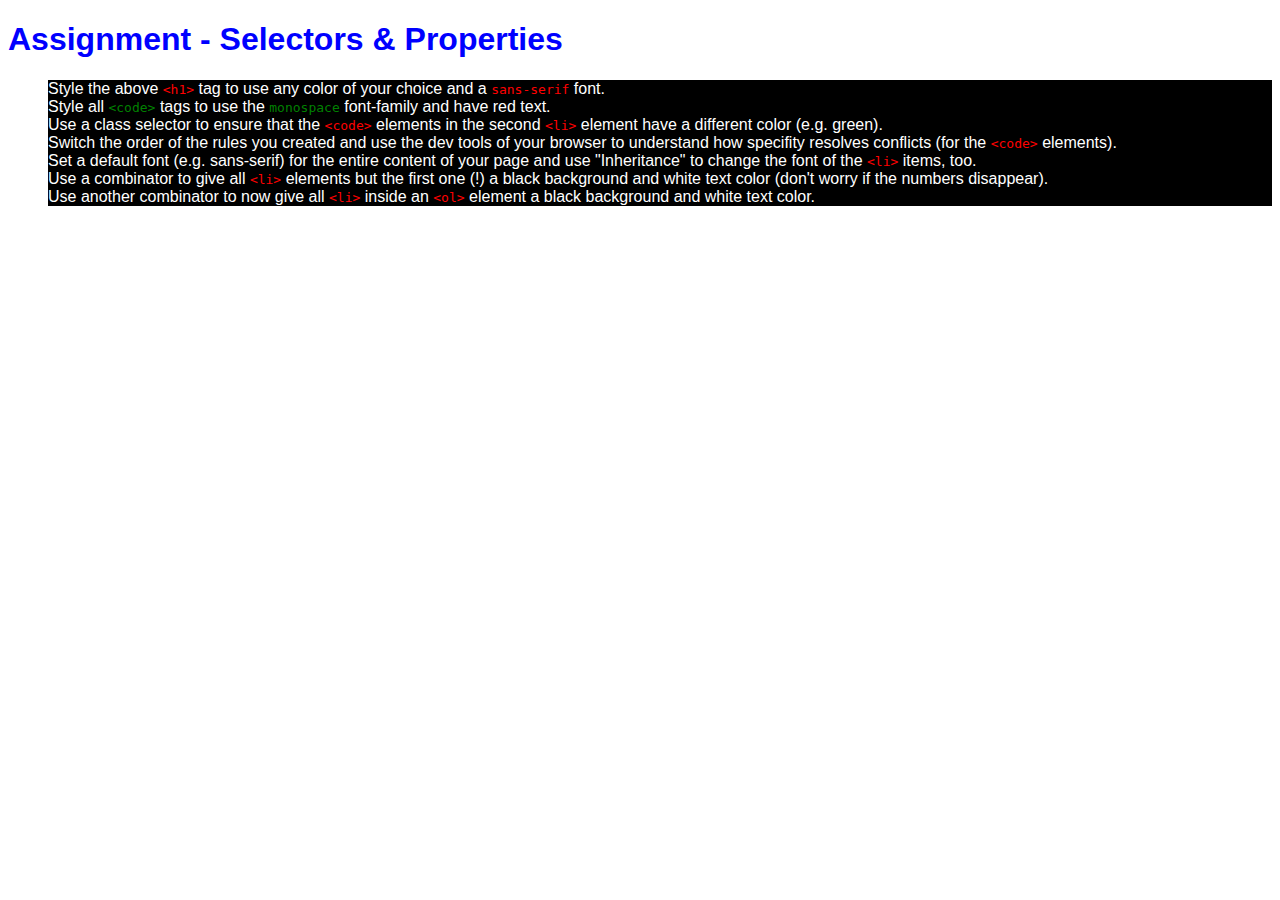
<file: basics-assignment/index.html>
<!DOCTYPE html>
<html lang="en">
<head>
    <meta charset="UTF-8">
    <meta name="viewport" content="width=device-width, initial-scale=1.0">
    <meta http-equiv="X-UA-Compatible" content="ie=edge">
    <title>CSS Course</title>
    <link rel="stylesheet" href="main.css">
</head>
<body>
    <h1 id="assignment-instructions">Assignment - Selectors &amp; Properties</h1>
    <ol>
        <li>Style the above <code>&lt;h1&gt;</code> tag to use any color of your choice and a <code>sans-serif</code> font.</li>
        <li>Style all <code class="highlighted-code">&lt;code&gt;</code> tags to use the <code class="highlighted-code">monospace</code> font-family and have red text.</li>
        <li>Use a class selector to ensure that the <code>&lt;code&gt;</code> elements in the second <code>&lt;li&gt;</code> element have a different color (e.g. green).</li>
        <li>Switch the order of the rules you created and use the dev tools of your browser to understand how specifity resolves conflicts (for the <code>&lt;code&gt;</code> elements).</li>
        <li>Set a default font (e.g. sans-serif) for the entire content of your page and use "Inheritance" to change the font of the <code>&lt;li&gt;</code> items, too.</li>
        <li>Use a combinator to give all <code>&lt;li&gt;</code> elements but the first one (!) a black background and white text color (don't worry if the numbers disappear).</li>
        <li>Use another combinator to now give all <code>&lt;li&gt;</code> inside an <code>&lt;ol&gt;</code> element a black background and white text color.</li>
    </ol>
</body>
</html>
</file>
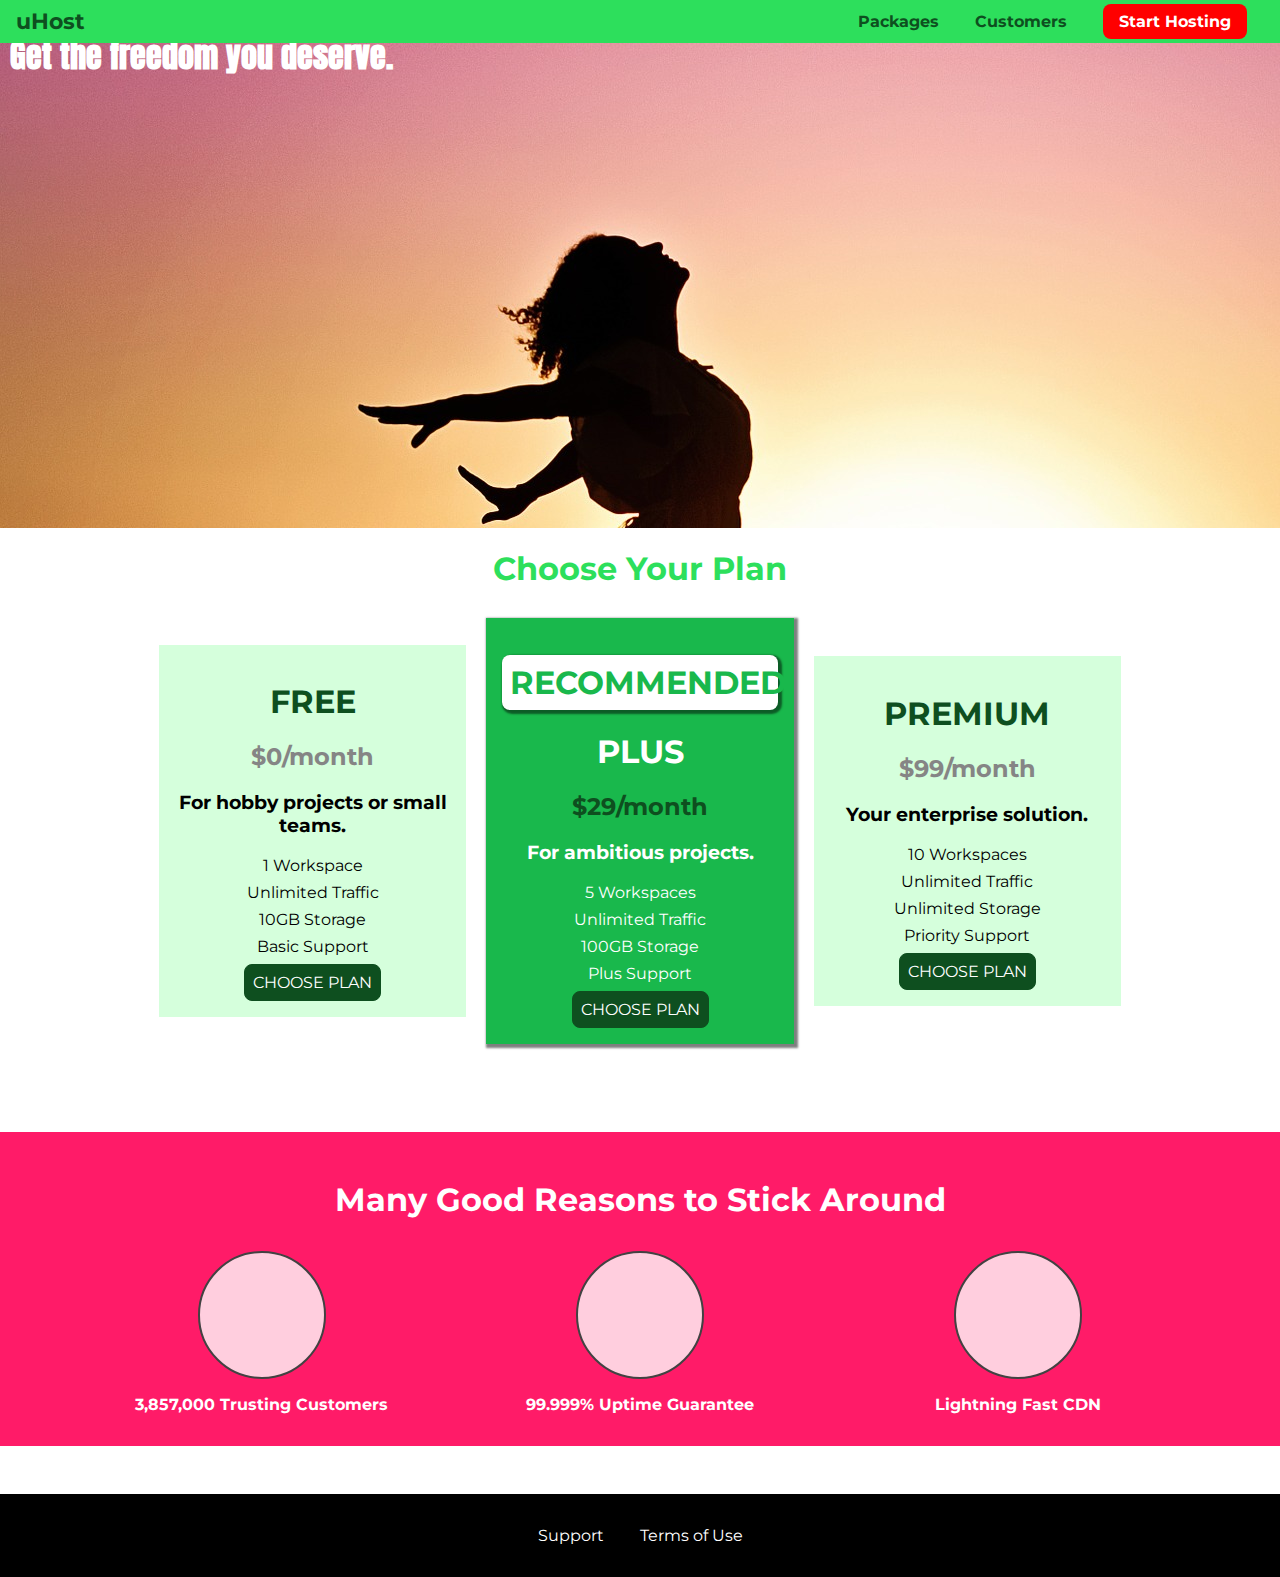
<file: basics/index.html>
<!DOCTYPE html>
<html lang="en">
    <head>
        <meta charset="UTF-8" />
        <meta http-equiv="X-UA-Compatible" content="ie=edge" />
        <title>uHost</title>
        <link rel="shortcut icon" href="favicon.png" />
        <link rel="preconnect" href="https://fonts.googleapis.com" />
        <link rel="preconnect" href="https://fonts.gstatic.com" crossorigin />
        <link
            href="https://fonts.googleapis.com/css2?family=Anton&family=Montserrat:wght@400;700&display=swap"
            rel="stylesheet"
        />

        <link rel="stylesheet" href="shared.css" />
        <link rel="stylesheet" href="main.css" />
    </head>

    <body>
        <header class="main-header">
            <div>
                <a href="index.html" class="main-header__brand"> uHost </a>
            </div>
            <nav class="main-nav">
                <ul class="main-nav__items">
                    <li class="main-nav__item">
                        <a href="packages/index.html">Packages</a>
                    </li>
                    <li class="main-nav__item">
                        <a href="customers/index.html">Customers</a>
                    </li>
                    <li class="main-nav__item main-name__item--cta">
                        <a href="start-hosting/index.html">Start Hosting</a>
                    </li>
                </ul>
            </nav>
        </header>
        <main>
            <section id="product-overview">
                <h1>Get the freedom you deserve.</h1>
            </section>
            <section id="plans">
                <h1 class="section-title">Choose Your Plan</h1>
                <div class="plan__list">
                    <article class="plan">
                        <h1 class="plan__title">FREE</h1>
                        <h2 class="plan__price">$0/month</h2>
                        <h3>For hobby projects or small teams.</h3>
                        <ul class="plan__features">
                            <li class="plan__feature">1 Workspace</li>
                            <li class="plan__feature">Unlimited Traffic</li>
                            <li class="plan__feature">10GB Storage</li>
                            <li class="plan__feature">Basic Support</li>
                        </ul>
                        <div>
                            <button class="button">CHOOSE PLAN</button>
                        </div>
                    </article>
                    <article class="plan plan--highlighted">
                        <h1 class="plan__annotation">RECOMMENDED</h1>
                        <h1 class="plan__title">PLUS</h1>
                        <h2 class="plan__price">$29/month</h2>
                        <h3>For ambitious projects.</h3>
                        <ul class="plan__features">
                            <li class="plan__feature">5 Workspaces</li>
                            <li class="plan__feature">Unlimited Traffic</li>
                            <li class="plan__feature">100GB Storage</li>
                            <li class="plan__feature">Plus Support</li>
                        </ul>
                        <div>
                            <button class="button">CHOOSE PLAN</button>
                        </div>
                    </article>
                    <article class="plan">
                        <h1 class="plan__title">PREMIUM</h1>
                        <h2 class="plan__price">$99/month</h2>
                        <h3>Your enterprise solution.</h3>
                        <ul class="plan__features">
                            <li class="plan__feature">10 Workspaces</li>
                            <li class="plan__feature">Unlimited Traffic</li>
                            <li class="plan__feature">Unlimited Storage</li>
                            <li class="plan__feature">Priority Support</li>
                        </ul>
                        <div>
                            <button class="button">CHOOSE PLAN</button>
                        </div>
                    </article>
                </div>
            </section>
            <section id="key-features">
                <h1 class="section-title">Many Good Reasons to Stick Around</h1>
                <ul class="key-feature__list">
                    <li class="key-feature">
                        <div class="key-feature__image"></div>
                        <p class="key-feature__description">
                            3,857,000 Trusting Customers
                        </p>
                    </li>
                    <li class="key-feature">
                        <div class="key-feature__image"></div>
                        <p class="key-feature__description">
                            99.999% Uptime Guarantee
                        </p>
                    </li>
                    <li class="key-feature">
                        <div class="key-feature__image"></div>
                        <p class="key-feature__description">
                            Lightning Fast CDN
                        </p>
                    </li>
                </ul>
            </section>
        </main>
        <footer class="main-footer">
            <nav>
                <ul class="main-footer__links">
                    <li class="main-footer__link">
                        <a href="#">Support</a>
                    </li>
                    <li class="main-footer__link">
                        <a href="#">Terms of Use</a>
                    </li>
                </ul>
            </nav>
        </footer>
    </body>
</html>
</file>
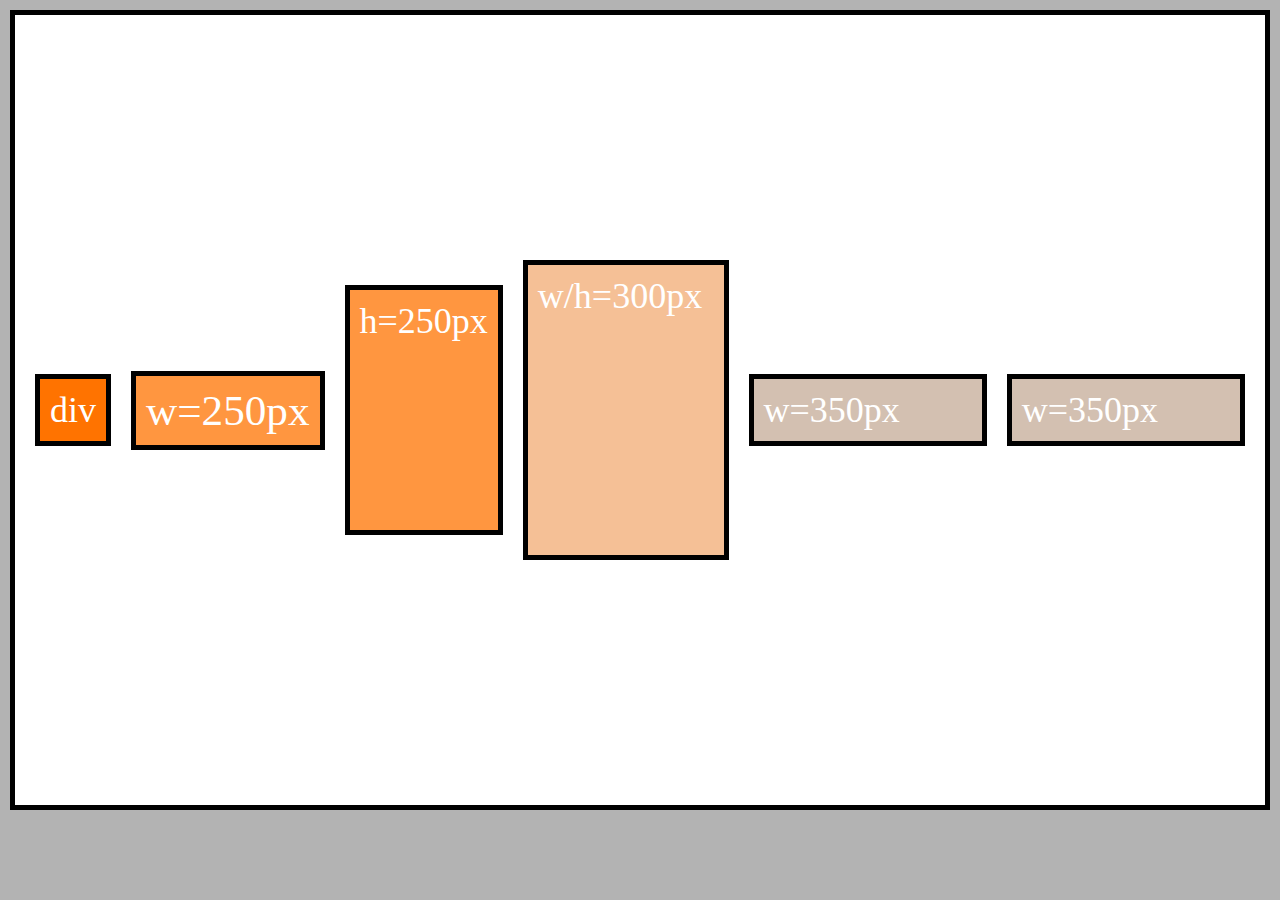
<file: flexbox/index.html>
<!DOCTYPE html>
<html lang="en">
    <head>
        <meta charset="UTF-8">
        <meta http-equiv="X-UA-Compatible" content="ie=edge">
        <link rel="stylesheet" href="main.css">
        <title>Flexbox</title>
    </head>
    <body>
        <div class="flex-container">
            <div class="item-1">div</div>
            <div class="item-2">w=250px</div>
            <div class="item-3">h=250px</div>
            <div class="item-4">w/h=300px</div>
            <div class="item-5">w=350px</div>
            <div class="item-6">w=350px</div>
        </div>
    </body>
</html>
</file>
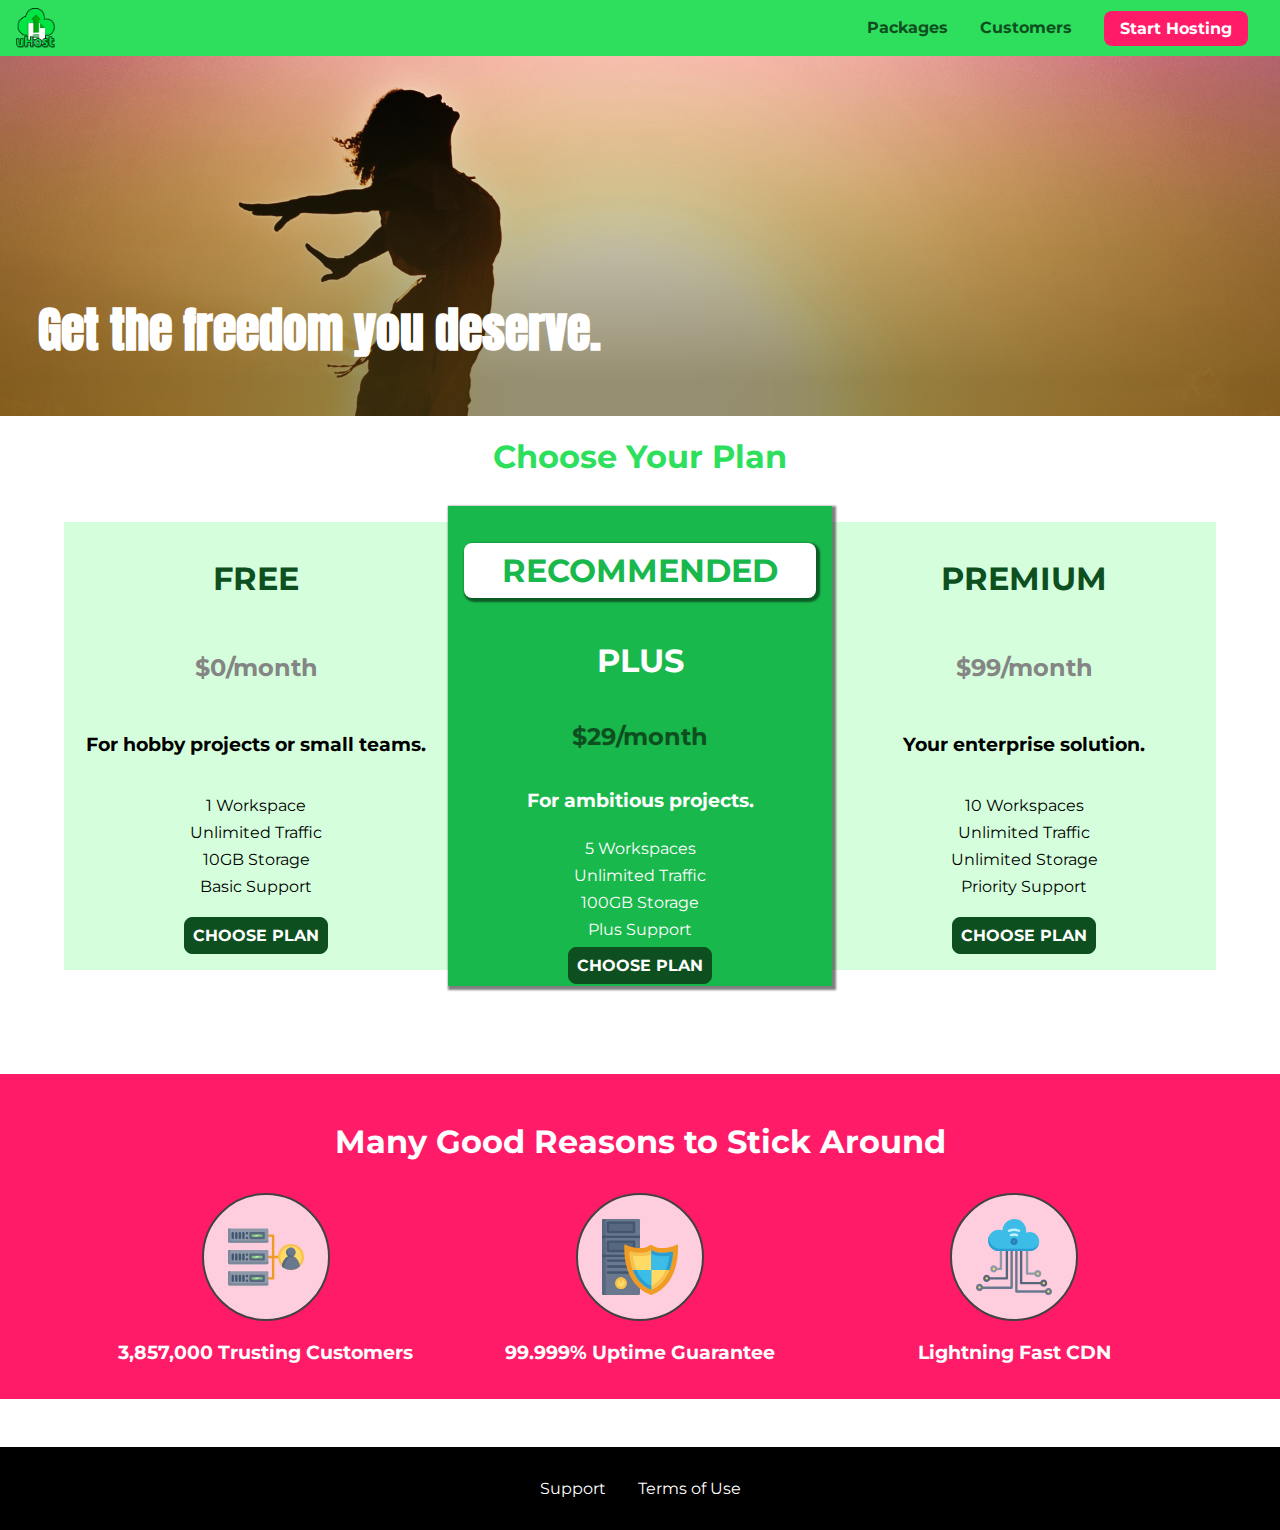
<file: grid-12-grid-in-project-first-steps/index.html>
<!DOCTYPE html>
<html lang="en">

<head>
    <meta charset="UTF-8">
    <meta http-equiv="X-UA-Compatible" content="ie=edge">
    <meta name="viewport" content="width=device-width, initial-scale=1.0">
    <title>uHost</title>
    <link rel="shortcut icon" href="favicon.png">
    <link rel="stylesheet" href="shared.css">
    <link rel="stylesheet" href="main.css">
</head>

<body>
    <div class="backdrop"></div>
    <div class="modal">
        <h1 class="modal__title">Do you want to continue?</h1>
        <div class="modal__actions">
            <a href="start-hosting/index.html" class="modal__action">Yes!</a>
            <button class="modal__action modal__action--negative" type="button">No!</button>
        </div>
    </div>
    <header class="main-header">
        <div>
            <button class="toggle-button">
                <span class="toggle-button__bar"></span>
                <span class="toggle-button__bar"></span>
                <span class="toggle-button__bar"></span>
            </button>
            <a href="index.html" class="main-header__brand">
                <img src="images/uhost-icon.png" alt="uHost - Your favorite hosting company">
            </a>
        </div>
        <nav class="main-nav">
            <ul class="main-nav__items">
                <li class="main-nav__item">
                    <a href="packages/index.html">Packages</a>
                </li>
                <li class="main-nav__item">
                    <a href="customers/index.html">Customers</a>
                </li>
                <li class="main-nav__item main-nav__item--cta">
                    <a href="start-hosting/index.html">Start Hosting</a>
                </li>
            </ul>
        </nav>
    </header>
    <nav class="mobile-nav">
        <ul class="mobile-nav__items">
            <li class="mobile-nav__item">
                <a href="packages/index.html">Packages</a>
            </li>
            <li class="mobile-nav__item">
                <a href="customers/index.html">Customers</a>
            </li>
            <li class="mobile-nav__item mobile-nav__item--cta">
                <a href="start-hosting/index.html">Start Hosting</a>
            </li>
        </ul>
    </nav>
    <main>
        <section id="product-overview">
            <h1>Get the freedom you deserve.</h1>
        </section>
        <section id="plans">
            <h1 class="section-title">Choose Your Plan</h1>
            <div class="plan__list">
                <article class="plan">
                    <h1 class="plan__title">FREE</h1>
                    <h2 class="plan__price">$0/month</h2>
                    <h3>For hobby projects or small teams.</h3>
                    <ul class="plan__features">
                        <li class="plan__feature">1 Workspace</li>
                        <li class="plan__feature">Unlimited Traffic</li>
                        <li class="plan__feature">10GB Storage</li>
                        <li class="plan__feature">Basic Support</li>
                    </ul>
                    <div>
                        <button class="button">CHOOSE PLAN</button>
                    </div>
                </article>
                <article class="plan plan--highlighted">
                    <h1 class="plan__annotation">RECOMMENDED</h1>
                    <h1 class="plan__title">PLUS</h1>
                    <h2 class="plan__price">$29/month</h2>
                    <h3>For ambitious projects.</h3>
                    <ul class="plan__features">
                        <li class="plan__feature">5 Workspaces</li>
                        <li class="plan__feature">Unlimited Traffic</li>
                        <li class="plan__feature">100GB Storage</li>
                        <li class="plan__feature">Plus Support</li>
                    </ul>
                    <div>
                        <button class="button">CHOOSE PLAN</button>
                    </div>
                </article>
                <article class="plan">
                    <h1 class="plan__title">PREMIUM</h1>
                    <h2 class="plan__price">$99/month</h2>
                    <h3>Your enterprise solution.</h3>
                    <ul class="plan__features">
                        <li class="plan__feature">10 Workspaces</li>
                        <li class="plan__feature">Unlimited Traffic</li>
                        <li class="plan__feature">Unlimited Storage</li>
                        <li class="plan__feature">Priority Support</li>
                    </ul>
                    <div>
                        <button class="button">CHOOSE PLAN</button>
                    </div>
                </article>
            </div>
        </section>
        <section id="key-features">
            <h1 class="section-title">Many Good Reasons to Stick Around</h1>
            <ul class="key-feature__list">
                <li class="key-feature">
                    <div class="key-feature__image">
                        <svg viewBox="0 0 512 512">
                            <path style="fill:#F09B24;" d="M344,248h-32V112c0-4.418-3.582-8-8-8h-40c-4.418,0-8,3.582-8,8s3.582,8,8,8h32v128h-32  c-4.418,0-8,3.582-8,8s3.582,8,8,8h32v128h-32c-4.418,0-8,3.582-8,8s3.582,8,8,8h40c4.418,0,8-3.582,8-8V264h32c4.418,0,8-3.582,8-8  S348.418,248,344,248z"
                            />
                            <path style="fill:#8E9AA9;" d="M264,64H8c-4.418,0-8,3.582-8,8v80c0,4.418,3.582,8,8,8h256c4.418,0,8-3.582,8-8V72  C272,67.582,268.418,64,264,64z"
                            />
                            <path style="fill:#7C899B;" d="M24,144c-4.418,0-8-3.582-8-8V64H8c-4.418,0-8,3.582-8,8v80c0,4.418,3.582,8,8,8h256  c4.418,0,8-3.582,8-8v-8H24z"
                            />
                            <rect x="152" y="96" style="fill:#B8E3A8;" width="88" height="32" />
                            <g>
                                <polygon style="fill:#7EC97D;" points="152,96 152,128 166,128 198,96  " />
                                <polygon style="fill:#7EC97D;" points="220,96 188,128 240,128 240,96  " />
                            </g>
                            <path style="fill:#56677E;" d="M240,136h-88c-4.418,0-8-3.582-8-8V96c0-4.418,3.582-8,8-8h88c4.418,0,8,3.582,8,8v32  C248,132.418,244.418,136,240,136z M160,120h72v-16h-72V120z"
                            />
                            <g>
                                <path style="fill:#435670;" d="M32,136c-4.418,0-8-3.582-8-8V96c0-4.418,3.582-8,8-8s8,3.582,8,8v32C40,132.418,36.418,136,32,136z   "
                                />
                                <path style="fill:#435670;" d="M56,136c-4.418,0-8-3.582-8-8V96c0-4.418,3.582-8,8-8s8,3.582,8,8v32C64,132.418,60.418,136,56,136z   "
                                />
                                <path style="fill:#435670;" d="M80,136c-4.418,0-8-3.582-8-8V96c0-4.418,3.582-8,8-8s8,3.582,8,8v32C88,132.418,84.418,136,80,136z   "
                                />
                                <path style="fill:#435670;" d="M104,136c-4.418,0-8-3.582-8-8V96c0-4.418,3.582-8,8-8s8,3.582,8,8v32   C112,132.418,108.418,136,104,136z"
                                />
                                <path style="fill:#435670;" d="M128,105c-4.418,0-8-3.582-8-8v-1c0-4.418,3.582-8,8-8s8,3.582,8,8v1   C136,101.418,132.418,105,128,105z"
                                />
                                <path style="fill:#435670;" d="M128,136c-4.418,0-8-3.582-8-8v-1c0-4.418,3.582-8,8-8s8,3.582,8,8v1   C136,132.418,132.418,136,128,136z"
                                />
                            </g>
                            <path style="fill:#8E9AA9;" d="M264,208H8c-4.418,0-8,3.582-8,8v80c0,4.418,3.582,8,8,8h256c4.418,0,8-3.582,8-8v-80  C272,211.582,268.418,208,264,208z"
                            />
                            <path style="fill:#7C899B;" d="M24,288c-4.418,0-8-3.582-8-8v-72H8c-4.418,0-8,3.582-8,8v80c0,4.418,3.582,8,8,8h256  c4.418,0,8-3.582,8-8v-8H24z"
                            />
                            <rect x="152" y="240" style="fill:#B8E3A8;" width="88" height="32" />
                            <g>
                                <polygon style="fill:#7EC97D;" points="152,240 152,272 166,272 198,240  " />
                                <polygon style="fill:#7EC97D;" points="220,240 188,272 240,272 240,240  " />
                            </g>
                            <path style="fill:#56677E;" d="M240,280h-88c-4.418,0-8-3.582-8-8v-32c0-4.418,3.582-8,8-8h88c4.418,0,8,3.582,8,8v32  C248,276.418,244.418,280,240,280z M160,264h72v-16h-72V264z"
                            />
                            <g>
                                <path style="fill:#435670;" d="M32,280c-4.418,0-8-3.582-8-8v-32c0-4.418,3.582-8,8-8s8,3.582,8,8v32C40,276.418,36.418,280,32,280   z"
                                />
                                <path style="fill:#435670;" d="M56,280c-4.418,0-8-3.582-8-8v-32c0-4.418,3.582-8,8-8s8,3.582,8,8v32C64,276.418,60.418,280,56,280   z"
                                />
                                <path style="fill:#435670;" d="M80,280c-4.418,0-8-3.582-8-8v-32c0-4.418,3.582-8,8-8s8,3.582,8,8v32C88,276.418,84.418,280,80,280   z"
                                />
                                <path style="fill:#435670;" d="M104,280c-4.418,0-8-3.582-8-8v-32c0-4.418,3.582-8,8-8s8,3.582,8,8v32   C112,276.418,108.418,280,104,280z"
                                />
                                <path style="fill:#435670;" d="M128,249c-4.418,0-8-3.582-8-8v-1c0-4.418,3.582-8,8-8s8,3.582,8,8v1   C136,245.418,132.418,249,128,249z"
                                />
                                <path style="fill:#435670;" d="M128,280c-4.418,0-8-3.582-8-8v-1c0-4.418,3.582-8,8-8s8,3.582,8,8v1   C136,276.418,132.418,280,128,280z"
                                />
                            </g>
                            <path style="fill:#8E9AA9;" d="M264,352H8c-4.418,0-8,3.582-8,8v80c0,4.418,3.582,8,8,8h256c4.418,0,8-3.582,8-8v-80  C272,355.582,268.418,352,264,352z"
                            />
                            <path style="fill:#7C899B;" d="M24,432c-4.418,0-8-3.582-8-8v-72H8c-4.418,0-8,3.582-8,8v80c0,4.418,3.582,8,8,8h256  c4.418,0,8-3.582,8-8v-8H24z"
                            />
                            <rect x="152" y="384" style="fill:#B8E3A8;" width="88" height="32" />
                            <g>
                                <polygon style="fill:#7EC97D;" points="152,384 152,416 166,416 198,384  " />
                                <polygon style="fill:#7EC97D;" points="220,384 188,416 240,416 240,384  " />
                            </g>
                            <path style="fill:#56677E;" d="M240,424h-88c-4.418,0-8-3.582-8-8v-32c0-4.418,3.582-8,8-8h88c4.418,0,8,3.582,8,8v32  C248,420.418,244.418,424,240,424z M160,408h72v-16h-72V408z"
                            />
                            <g>
                                <path style="fill:#435670;" d="M32,424c-4.418,0-8-3.582-8-8v-32c0-4.418,3.582-8,8-8s8,3.582,8,8v32C40,420.418,36.418,424,32,424   z"
                                />
                                <path style="fill:#435670;" d="M56,424c-4.418,0-8-3.582-8-8v-32c0-4.418,3.582-8,8-8s8,3.582,8,8v32C64,420.418,60.418,424,56,424   z"
                                />
                                <path style="fill:#435670;" d="M80,424c-4.418,0-8-3.582-8-8v-32c0-4.418,3.582-8,8-8s8,3.582,8,8v32C88,420.418,84.418,424,80,424   z"
                                />
                                <path style="fill:#435670;" d="M104,424c-4.418,0-8-3.582-8-8v-32c0-4.418,3.582-8,8-8s8,3.582,8,8v32   C112,420.418,108.418,424,104,424z"
                                />
                                <path style="fill:#435670;" d="M128,393c-4.418,0-8-3.582-8-8v-1c0-4.418,3.582-8,8-8s8,3.582,8,8v1   C136,389.418,132.418,393,128,393z"
                                />
                                <path style="fill:#435670;" d="M128,424c-4.418,0-8-3.582-8-8v-1c0-4.418,3.582-8,8-8s8,3.582,8,8v1   C136,420.418,132.418,424,128,424z"
                                />
                            </g>
                            <path style="fill:#F7C14D;" d="M424,168c-48.523,0-88,39.477-88,88s39.477,88,88,88s88-39.477,88-88S472.523,168,424,168z" />
                            <path style="fill:#FFDB66;" d="M424,184c-39.701,0-72,32.299-72,72s32.299,72,72,72s72-32.299,72-72S463.701,184,424,184z" />
                            <path style="fill:#69788D;" d="M484.893,314.16C476.393,274.588,451.922,248,424,248s-52.393,26.588-60.893,66.16  c-0.605,2.82,0.354,5.749,2.511,7.664C381.731,336.124,402.465,344,424,344s42.269-7.876,58.381-22.176  C484.539,319.909,485.498,316.98,484.893,314.16z"
                            />
                            <path style="fill:#56677E;" d="M434.053,249.171C430.768,248.403,427.411,248,424,248c-27.922,0-52.393,26.588-60.893,66.16  c-0.605,2.82,0.354,5.749,2.511,7.664c3.383,3.002,6.979,5.703,10.734,8.125C384.904,286.243,407.373,255.378,434.053,249.171z"
                            />
                            <path style="fill:#69788D;" d="M424,192c-17.645,0-32,14.355-32,32s14.355,32,32,32s32-14.355,32-32S441.645,192,424,192z" />
                            <path style="fill:#56677E;" d="M432,248c-17.645,0-32-14.355-32-32c0-6.783,2.128-13.076,5.742-18.258  C397.444,203.53,392,213.138,392,224c0,17.645,14.355,32,32,32c10.862,0,20.471-5.444,26.258-13.742  C445.076,245.872,438.783,248,432,248z"
                            />

                        </svg>
                    </div>
                    <p class="key-feature__description">3,857,000 Trusting Customers</p>
                </li>
                <li class="key-feature">
                    <div class="key-feature__image">
                        <svg viewBox="0 0 512 512">
                            <path style="fill:#69788D;" d="M248,0H8C3.582,0,0,3.582,0,8v496c0,4.418,3.582,8,8,8h240c4.418,0,8-3.582,8-8V8  C256,3.582,252.418,0,248,0z"
                            />
                            <path style="fill:#56677E;" d="M24,504V8c0-4.418,3.582-8,8-8H8C3.582,0,0,3.582,0,8v496c0,4.418,3.582,8,8,8h24  C27.582,512,24,508.418,24,504z"
                            />
                            <g>
                                <rect x="0" y="112" style="fill:#435670;" width="256" height="16" />
                                <rect x="0" y="240" style="fill:#435670;" width="256" height="16" />
                            </g>
                            <path style="fill:#F7C14D;" d="M128,392c-22.056,0-40,17.944-40,40s17.944,40,40,40s40-17.944,40-40S150.056,392,128,392z" />
                            <path style="fill:#FFDB66;" d="M128,408c-13.233,0-24,10.767-24,24s10.767,24,24,24s24-10.767,24-24S141.233,408,128,408z" />
                            <path style="fill:#F7C14D;" d="M128,392c-2.739,0-5.414,0.278-8,0.805V424c0,4.418,3.582,8,8,8c4.418,0,8-3.582,8-8v-31.195  C133.414,392.278,130.739,392,128,392z"
                            />
                            <g>
                                <path style="fill:#435670;" d="M216,288H40c-4.418,0-8-3.582-8-8s3.582-8,8-8h176c4.418,0,8,3.582,8,8S220.418,288,216,288z"
                                />
                                <path style="fill:#435670;" d="M216,328H40c-4.418,0-8-3.582-8-8s3.582-8,8-8h176c4.418,0,8,3.582,8,8S220.418,328,216,328z"
                                />
                                <path style="fill:#435670;" d="M216,368H40c-4.418,0-8-3.582-8-8s3.582-8,8-8h176c4.418,0,8,3.582,8,8S220.418,368,216,368z"
                                />
                                <path style="fill:#435670;" d="M216,16H40c-4.418,0-8,3.582-8,8v64c0,4.418,3.582,8,8,8h176c4.418,0,8-3.582,8-8V24   C224,19.582,220.418,16,216,16z"
                                />
                            </g>
                            <rect x="48" y="32" style="fill:#56677E;" width="160" height="48" />
                            <path style="fill:#435670;" d="M216,144H40c-4.418,0-8,3.582-8,8v64c0,4.418,3.582,8,8,8h176c4.418,0,8-3.582,8-8v-64  C224,147.582,220.418,144,216,144z"
                            />
                            <rect x="48" y="160" style="fill:#56677E;" width="160" height="48" />
                            <path style="fill:#F09B24;" d="M511.747,180.237c-0.194-6.537-8.107-10.107-13.135-5.894c-5.6,4.693-42.904,21.282-98.514,21.282  c-33.45,0-64.625-20.999-64.929-21.206c-2.9-1.991-6.764-1.85-9.512,0.346c-2.677,2.135-27.201,20.86-63.793,20.86  c-55.607,0-92.914-16.589-98.515-21.282c-5.028-4.211-12.941-0.645-13.135,5.894c-1.634,54.834,4.655,105.941,18.693,151.903  c12.096,39.604,29.759,74.047,52.497,102.373c27.538,34.304,62.743,59.882,104.66,76.045c3.069,1.918,6.757,1.921,9.83,0  c41.917-16.163,77.122-41.741,104.66-76.045c22.738-28.326,40.401-62.77,52.497-102.373  C507.092,286.179,513.381,235.071,511.747,180.237z"
                            />
                            <path style="fill:#F7C14D;" d="M476.21,221.226c-1.953-1.631-4.568-2.235-7.036-1.628c-21.686,5.327-44.926,8.028-69.075,8.028  c-25.926,0-49.633-8.975-64.955-16.504c-2.307-1.134-5.016-1.091-7.284,0.116c-14.059,7.477-36.919,16.388-65.994,16.388  c-24.153,0-47.394-2.701-69.075-8.028c-5.155-1.268-10.221,2.966-9.894,8.261c2.077,33.693,7.668,65.635,16.616,94.935  c22.774,74.565,66.139,126.334,128.888,153.868c2.032,0.891,4.397,0.891,6.43,0c61.777-27.107,104.716-78.876,127.62-153.868  c8.948-29.3,14.539-61.241,16.616-94.935C479.224,225.319,478.163,222.856,476.21,221.226z"
                            />
                            <path style="fill:#FFDB66;" d="M331.609,451.727c-52.604-25.289-89.304-70.987-109.144-135.944  c-6.532-21.39-11.162-44.336-13.82-68.447c17.133,2.852,34.952,4.291,53.22,4.291c29.394,0,53.376-7.793,69.978-15.561  c17.44,7.736,41.656,15.561,68.256,15.561c18.267,0,36.085-1.439,53.219-4.291c-2.659,24.112-7.288,47.06-13.82,68.448  C419.545,381.108,383.27,426.805,331.609,451.727z"
                            />
                            <g>
                                <path style="fill:#2C9DD4;" d="M479.066,227.858c0.157-2.539-0.903-5.002-2.856-6.633s-4.568-2.235-7.036-1.628   c-21.686,5.327-44.926,8.028-69.075,8.028c-25.926,0-49.633-8.975-64.955-16.504c-1.057-0.52-2.2-0.78-3.345-0.806l-0.072,133.351   h123.601c2.556-6.746,4.933-13.702,7.123-20.874C471.398,293.493,476.989,261.552,479.066,227.858z"
                                />
                                <path style="fill:#2C9DD4;" d="M206.658,343.667c24.153,63.42,65.028,108.108,121.743,132.995c1.031,0.452,2.147,0.673,3.263,0.666   l0.063-133.661H206.658z"
                                />
                            </g>
                            <g>
                                <path style="fill:#3CBDE8;" d="M439.497,315.783c6.532-21.389,11.161-44.336,13.82-68.448c-17.134,2.852-34.952,4.291-53.219,4.291   c-26.6,0-50.815-7.824-68.256-15.561l-0.116,107.601h97.758C433.179,334.807,436.524,325.518,439.497,315.783z"
                                />
                                <path style="fill:#3CBDE8;" d="M232.523,343.667c21.144,50.298,54.363,86.56,99.087,108.06l0.117-108.06H232.523z" />
                            </g>
                        </svg>
                    </div>
                    <p class="key-feature__description">99.999% Uptime Guarantee</p>
                </li>
                <li class="key-feature">
                    <div class="key-feature__image">
                        <svg viewBox="0 0 512 512">
                            <path style="fill:#8E9AA9;" d="M168,200c-4.418,0-8,3.582-8,8v120h-17.376c-3.302-9.311-12.194-16-22.624-16  c-13.234,0-24,10.767-24,24s10.766,24,24,24c10.429,0,19.321-6.689,22.624-16H168c4.418,0,8-3.582,8-8V208  C176,203.582,172.418,200,168,200z"
                            />
                            <path style="fill:#FFDB66;" d="M120,328c-4.411,0-8,3.589-8,8s3.589,8,8,8s8-3.589,8-8S124.411,328,120,328z" />
                            <path style="fill:#56677E;" d="M208,200c-4.418,0-8,3.582-8,8v184H94.624C91.322,382.689,82.43,376,72,376  c-13.234,0-24,10.767-24,24s10.766,24,24,24c10.429,0,19.321-6.689,22.624-16H208c4.418,0,8-3.582,8-8V208  C216,203.582,212.418,200,208,200z"
                            />
                            <path style="fill:#FFDB66;" d="M72,392c-4.411,0-8,3.589-8,8s3.589,8,8,8s8-3.589,8-8S76.411,392,72,392z" />
                            <path style="fill:#69788D;" d="M240,208c-4.418,0-8,3.582-8,8v239H47.24c-2.671-10.34-12.078-18-23.24-18c-13.234,0-24,10.767-24,24  s10.766,24,24,24c9.666,0,18.009-5.747,21.809-14H240c4.418,0,8-3.582,8-8V216C248,211.582,244.418,208,240,208z"
                            />
                            <path style="fill:#FFDB66;" d="M24,453c-4.411,0-8,3.589-8,8s3.589,8,8,8s8-3.589,8-8S28.411,453,24,453z" />
                            <path style="fill:#69788D;" d="M488,464c-10.429,0-19.321,6.689-22.624,16H280V208c0-4.418-3.582-8-8-8s-8,3.582-8,8v280  c0,4.418,3.582,8,8,8h193.376c3.302,9.311,12.194,16,22.624,16c13.234,0,24-10.767,24-24S501.234,464,488,464z"
                            />
                            <path style="fill:#FFDB66;" d="M488,480c-4.411,0-8,3.589-8,8s3.589,8,8,8s8-3.589,8-8S492.411,480,488,480z" />
                            <path style="fill:#56677E;" d="M456,408c-10.429,0-19.321,6.689-22.624,16H312V208c0-4.418-3.582-8-8-8s-8,3.582-8,8v224  c0,4.418,3.582,8,8,8h129.376c3.302,9.311,12.194,16,22.624,16c13.234,0,24-10.767,24-24S469.234,408,456,408z"
                            />
                            <path style="fill:#FFDB66;" d="M456,424c-4.411,0-8,3.589-8,8s3.589,8,8,8s8-3.589,8-8S460.411,424,456,424z" />
                            <path style="fill:#8E9AA9;" d="M416,344c-10.429,0-19.321,6.689-22.624,16H352V208c0-4.418-3.582-8-8-8s-8,3.582-8,8v160  c0,4.418,3.582,8,8,8h49.376c3.302,9.311,12.194,16,22.624,16c13.234,0,24-10.767,24-24S429.234,344,416,344z"
                            />
                            <path style="fill:#FFDB66;" d="M416,360c-4.411,0-8,3.589-8,8s3.589,8,8,8s8-3.589,8-8S420.411,360,416,360z" />
                            <path style="fill:#3CBDE8;" d="M362,88c-8.741,0-17.231,1.751-25.06,5.085C337.646,88.797,338,84.43,338,80  c0-44.112-35.888-80-80-80c-42.823,0-77.895,33.816-79.909,76.149C170.393,73.415,162.244,72,154,72c-39.701,0-72,32.299-72,72  s32.299,72,72,72h208c35.29,0,64-28.71,64-64S397.29,88,362,88z"
                            />
                            <path style="fill:#2C9DD4;" d="M368,200H160c-39.701,0-72-32.299-72-72c0-5.863,0.721-11.559,2.05-17.019  C84.918,120.88,82,132.102,82,144c0,39.701,32.299,72,72,72h208c30.389,0,55.88-21.296,62.379-49.743  C413.565,186.327,392.352,200,368,200z"
                            />
                            <path style="fill:#2A7DB5;" d="M256,128c-13.234,0-24,10.767-24,24s10.766,24,24,24c13.233,0,24-10.767,24-24S269.233,128,256,128z"
                            />
                            <path style="fill:#2C9DD4;" d="M256,144c-4.411,0-8,3.589-8,8s3.589,8,8,8c4.411,0,8-3.589,8-8S260.411,144,256,144z" />
                            <g>
                                <path style="fill:#C5F1FA;" d="M221.755,87.695c-2.994,0-5.864-1.688-7.233-4.572c-1.894-3.991-0.194-8.763,3.798-10.657   C230.157,66.849,242.834,64,256,64c13.166,0,25.844,2.849,37.68,8.466c3.992,1.895,5.692,6.666,3.798,10.657   s-6.666,5.692-10.657,3.798C277.144,82.328,266.774,80,256,80c-10.774,0-21.144,2.328-30.821,6.921   C224.072,87.446,222.904,87.695,221.755,87.695z"
                                />
                                <path style="fill:#C5F1FA;" d="M276.545,116.618c-1.148,0-2.316-0.249-3.424-0.774C267.745,113.293,261.985,112,256,112   c-5.985,0-11.745,1.293-17.121,3.844c-3.991,1.895-8.763,0.192-10.657-3.798c-1.894-3.992-0.193-8.764,3.798-10.657   C239.557,97.813,247.625,96,256,96c8.376,0,16.444,1.813,23.98,5.389c3.991,1.894,5.692,6.665,3.798,10.657   C282.41,114.93,279.539,116.618,276.545,116.618z"
                                />
                            </g>

                        </svg>
                    </div>
                    <p class="key-feature__description">Lightning Fast CDN</p>
                </li>
            </ul>
        </section>
    </main>
    <footer class="main-footer">
        <nav>
            <ul class="main-footer__links">
                <li class="main-footer__link">
                    <a href="#">Support</a>
                </li>
                <li class="main-footer__link">
                    <a href="#">Terms of Use</a>
                </li>
            </ul>
        </nav>
    </footer>
    <script src="shared.js"></script>
</body>

</html>
</file>
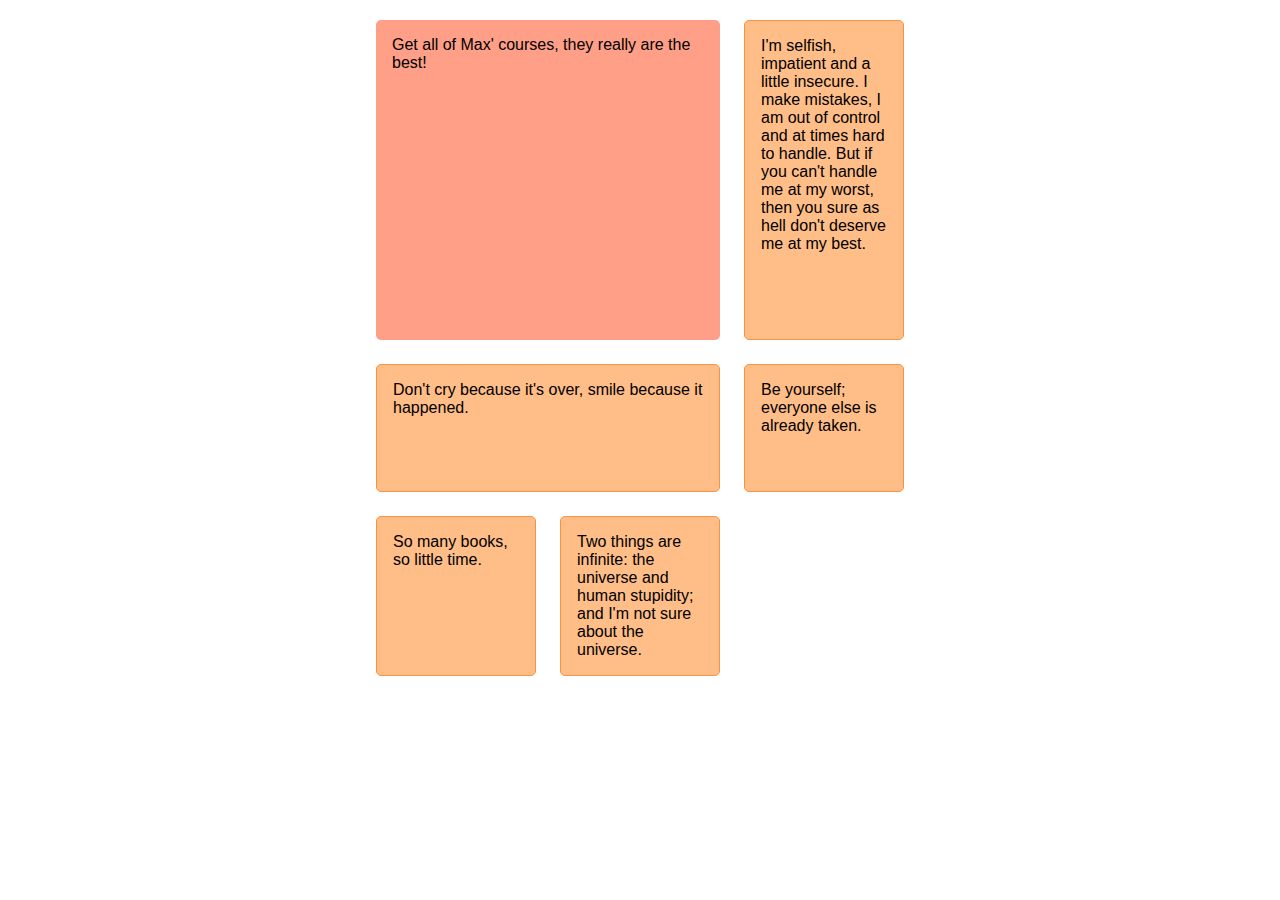
<file: grid-17-applying-autoflow/index.html>
<!DOCTYPE html>
<html lang="en">
    <head>
        <meta charset="UTF-8" />
        <meta name="viewport" content="width=device-width, initial-scale=1.0" />
        <meta http-equiv="X-UA-Compatible" content="ie=edge" />
        <title>CSS Course</title>
        <link rel="stylesheet" href="main.css" />
    </head>
    <body>
        <div class="container">
            <div class="quote quote--featured">
                Get all of Max' courses, they really are the best!
            </div>
            <div class="quote">
                Don't cry because it's over, smile because it happened.
            </div>
            <div class="quote">
                I'm selfish, impatient and a little insecure. I make mistakes, I
                am out of control and at times hard to handle. But if you can't
                handle me at my worst, then you sure as hell don't deserve me at
                my best.
            </div>
            <div class="quote">
                Be yourself; everyone else is already taken.
            </div>
            <div class="quote">So many books, so little time.</div>
            <div class="quote">
                Two things are infinite: the universe and human stupidity; and
                I'm not sure about the universe.
            </div>
        </div>
    </body>
</html>
</file>
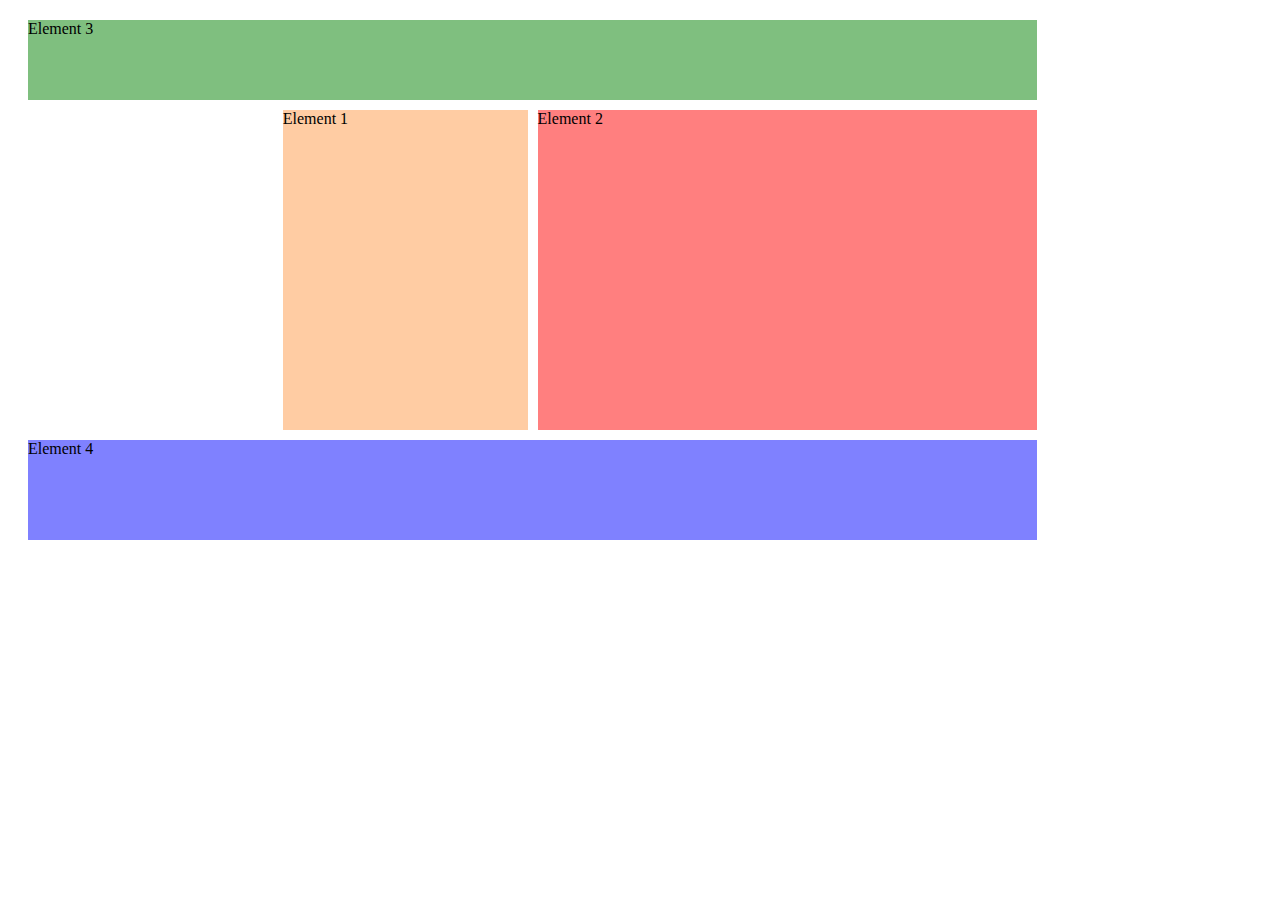
<file: grid/index.html>
<!DOCTYPE html>
<html lang="en">
<head>
    <meta charset="UTF-8">
    <meta name="viewport" content="width=device-width, initial-scale=1.0">
    <meta http-equiv="X-UA-Compatible" content="ie=edge">
    <title>CSS Course</title>
    <link rel="stylesheet" href="main.css">
</head>
<body>
    <div class="container">
        <div class="el1">Element 1</div>
        <div class="el2">Element 2</div>
        <div class="el3">Element 3</div>
        <div class="el4">Element 4</div>
    </div>
</body>
</html>
</file>
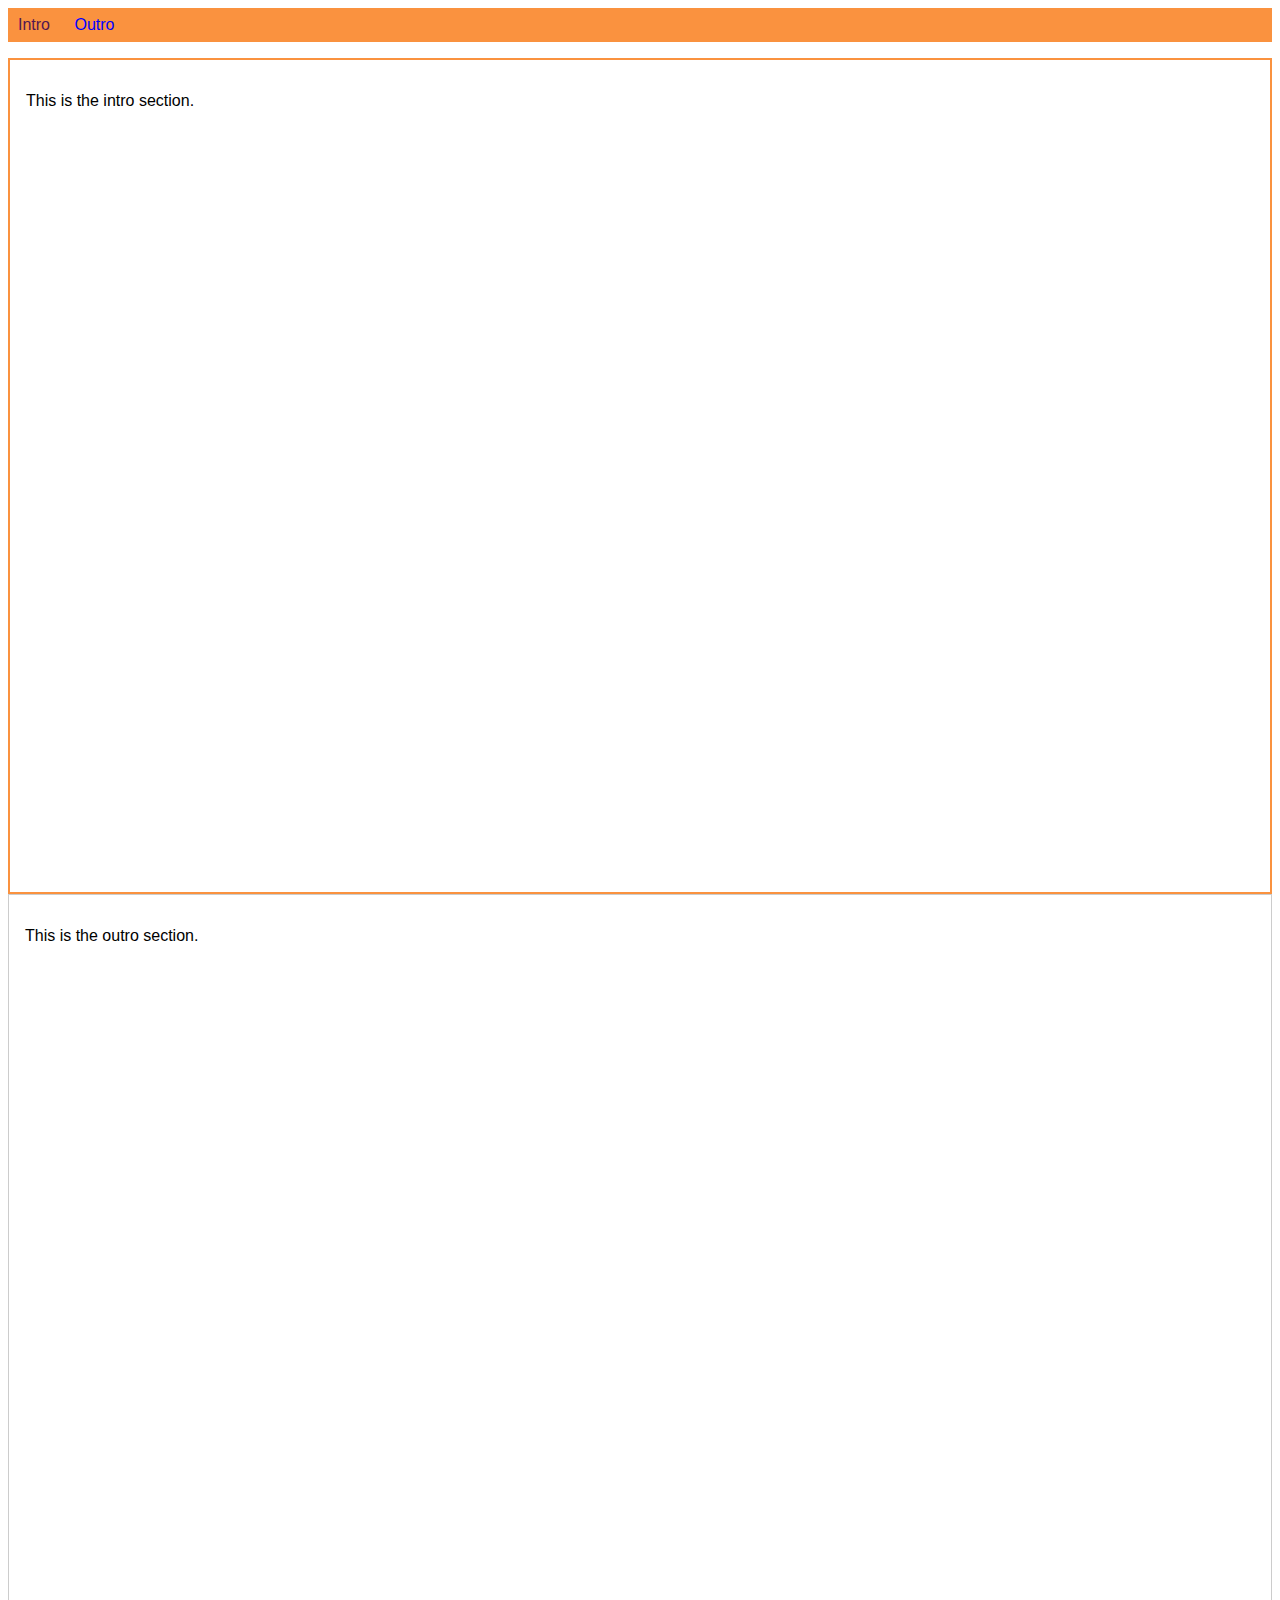
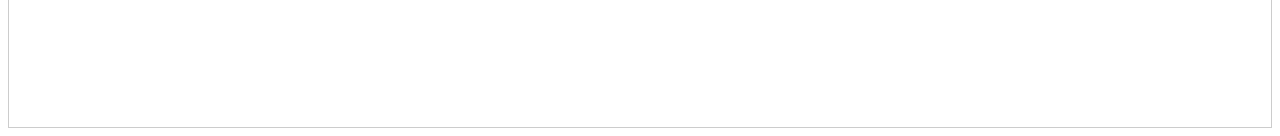
<file: more-on-selectors/index.html>
<!DOCTYPE html>
<html lang="en">
    <head>
        <meta charset="UTF-8" />
        <meta name="viewport" content="width=device-width, initial-scale=1.0" />
        <meta http-equiv="X-UA-Compatible" content="ie=edge" />
        <title>CSS Course</title>
        <link rel="stylesheet" href="main.css" />
    </head>

    <body>
        <nav>
            <a href="#intro" class="active">Intro</a>
            <a href="#outro">Outro</a>
        </nav>
        <section id="intro" class="main-section highlighted">
            <p>This is the intro section.</p>
        </section>
        <section id="outro" class="main-section">
            <p>This is the outro section.</p>
        </section>
    </body>
</html>
</file>
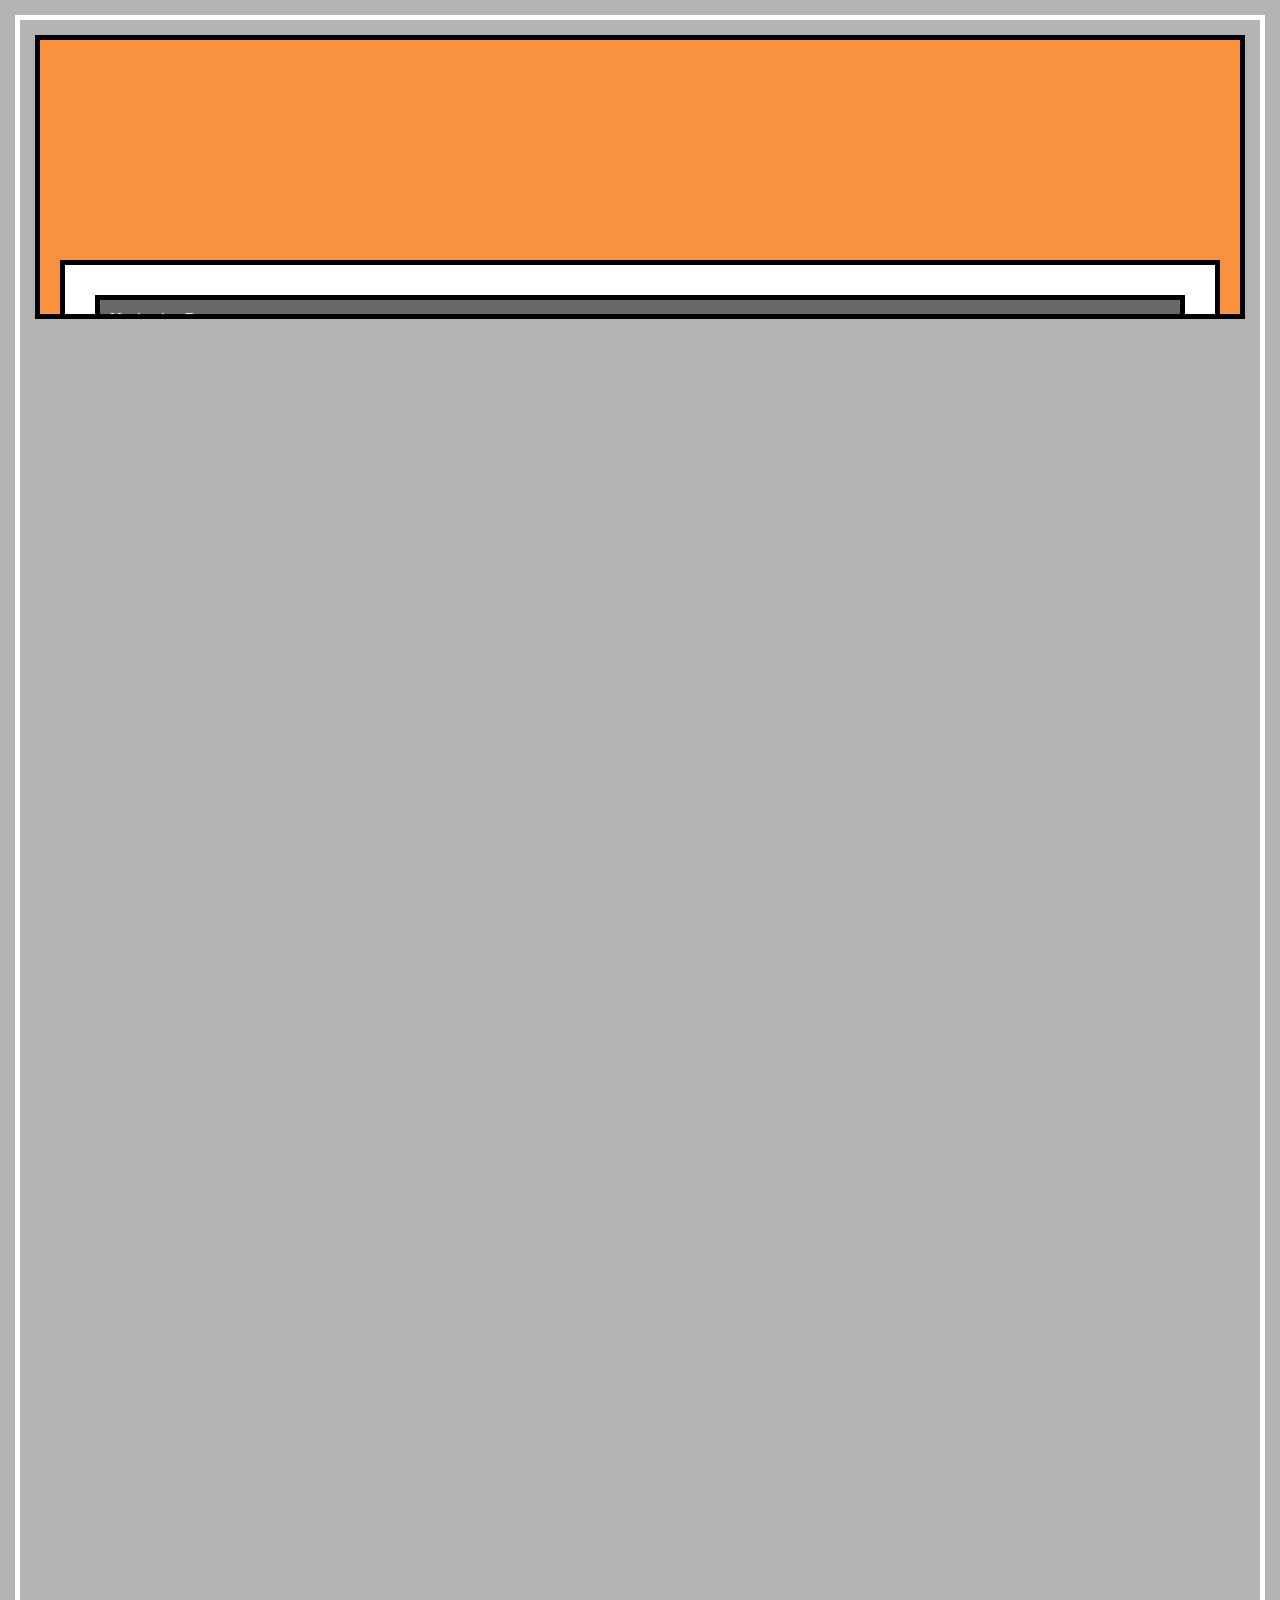
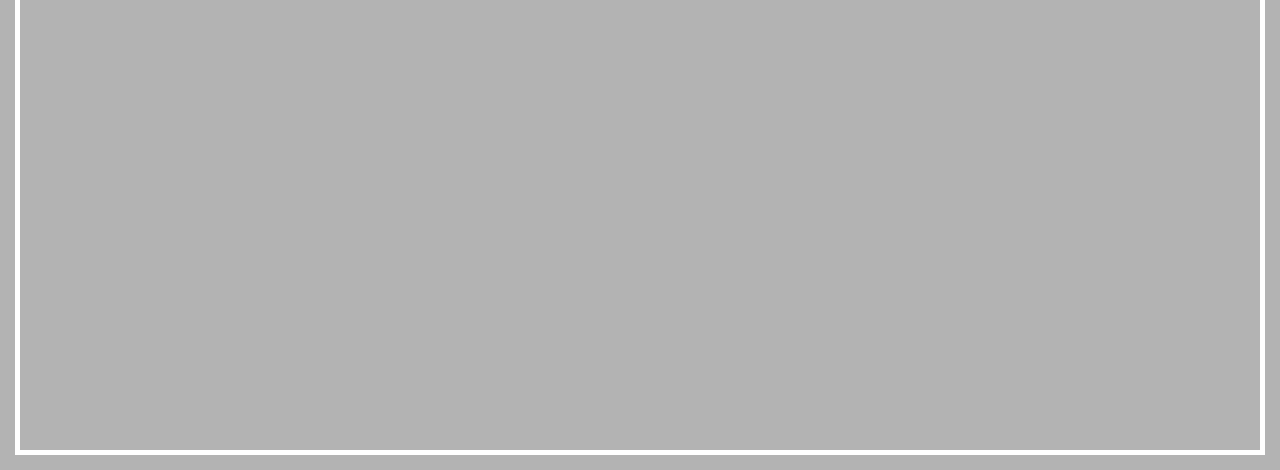
<file: positioning-relative/index.html>
<!DOCTYPE html>
<html lang="en">
    <head>
        <meta charset="UTF-8">
        <meta http-equiv="X-UA-Compatible" content="ie=edge">
        <link rel="stylesheet" href="main.css">
        <title>Position</title>
    </head>
    <body>
        <div class="parent">
            <div class="child-1">Navigation Bar</div>
            <div class="child-2">Background Image</div>
            <div class="child-3">Features</div>
        </div>
    </body>
</html>
</file>
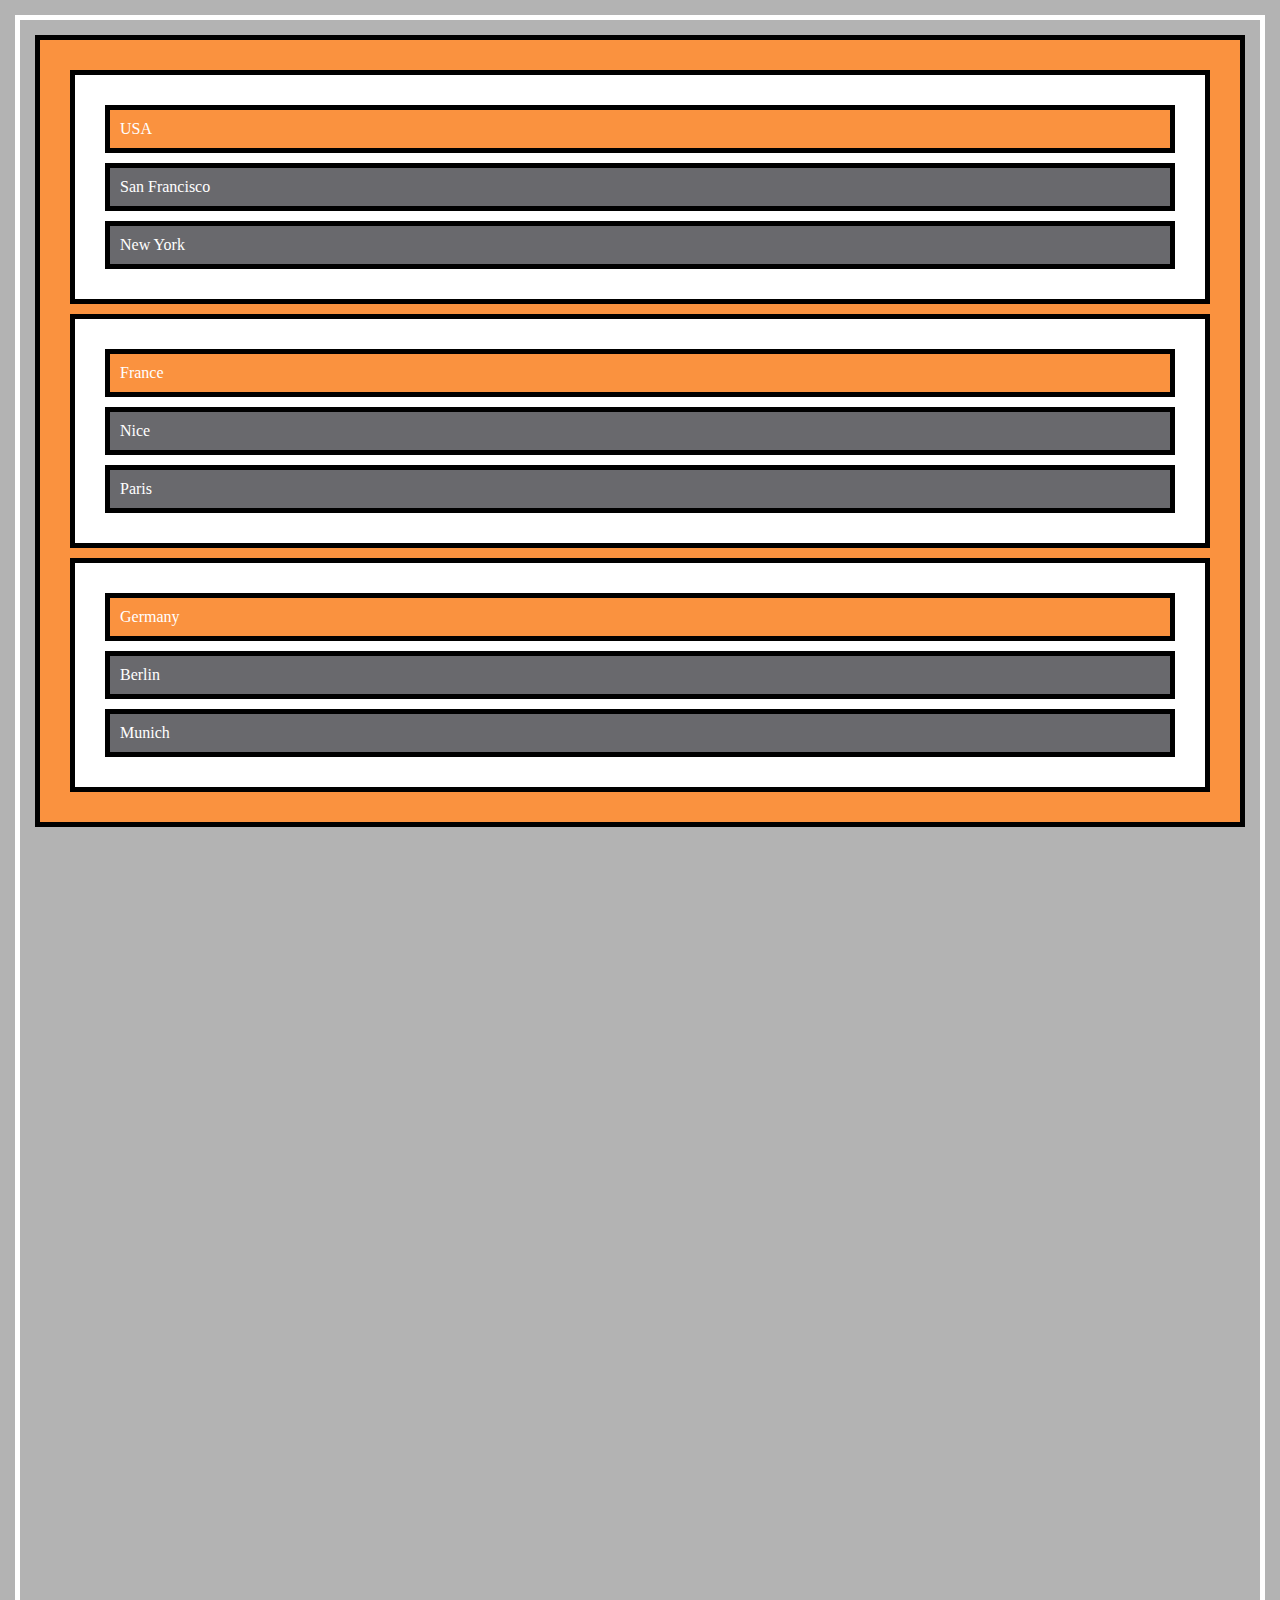
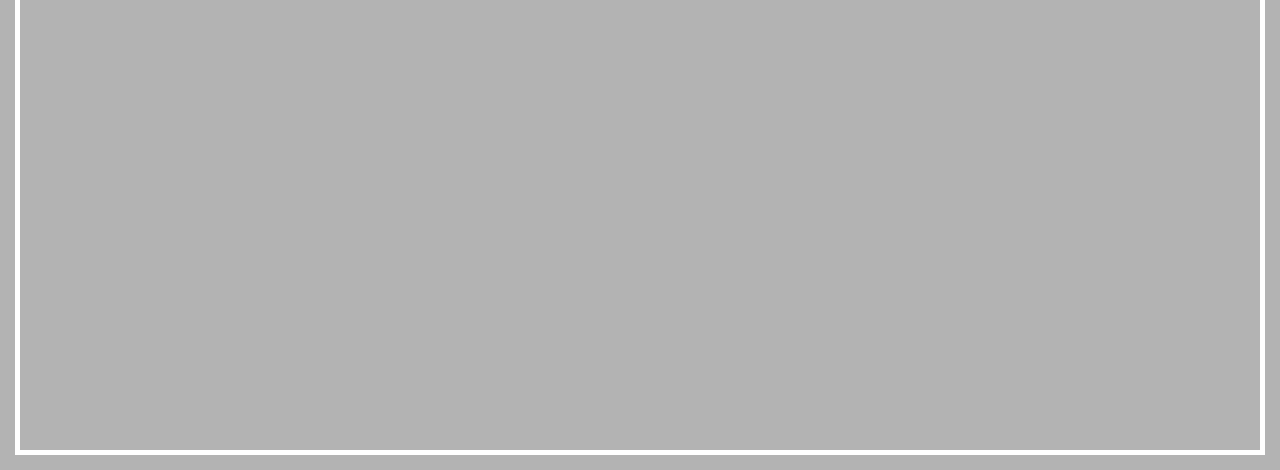
<file: positioning-sticky/index.html>
<!DOCTYPE html>
<html lang="en">
    <head>
        <meta charset="UTF-8">
        <meta http-equiv="X-UA-Compatible" content="ie=edge">
        <link rel="stylesheet" href="main.css">
        <title>Position</title>
    </head>
    <body>
        <div class="parent">
            <div class="country">USA</div>
            <div class="cities">San Francisco</div>
            <div class="cities">New York</div>
        </div>
        <div class="parent">
            <div class="country">France</div>
            <div class="cities">Nice</div>
            <div class="cities">Paris</div>
        </div>
        <div class="parent">
            <div class="country">Germany</div>
            <div class="cities">Berlin</div>
            <div class="cities">Munich</div>
        </div>
    </body>
</html>
</file>
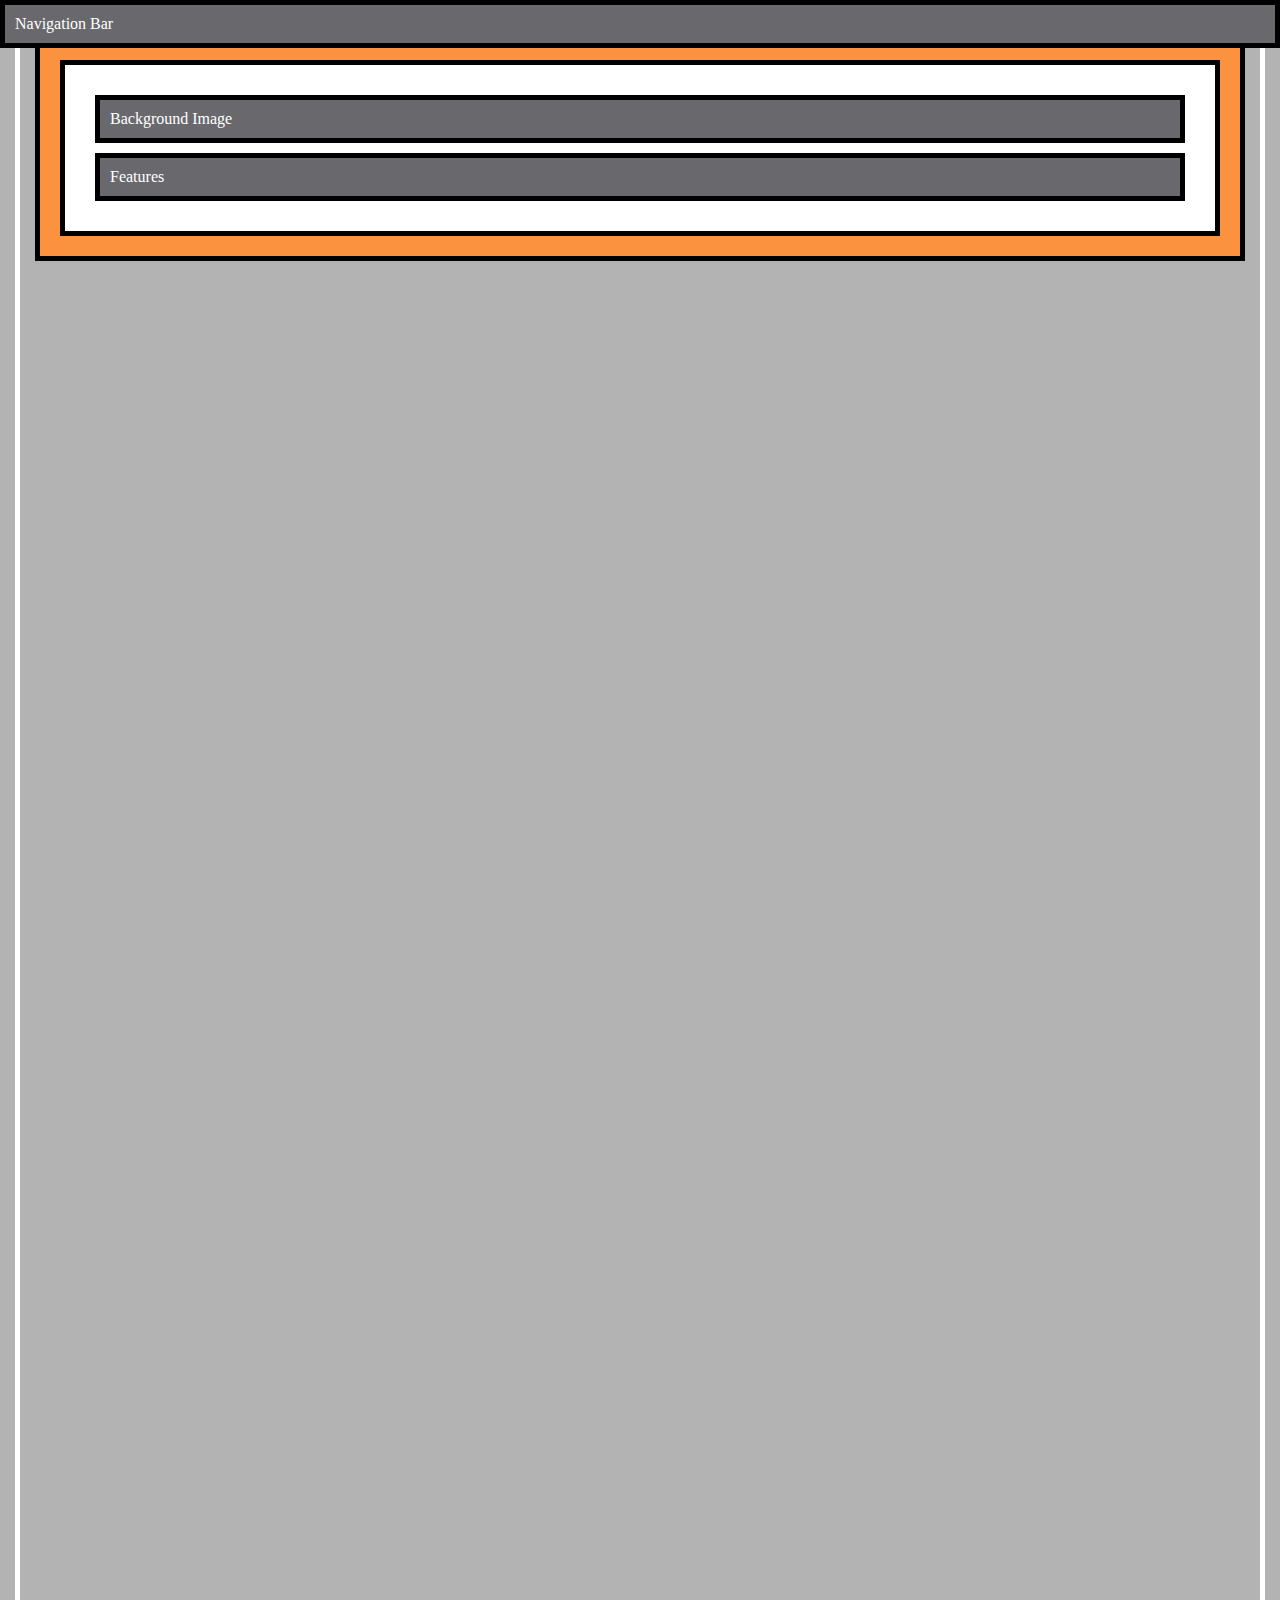
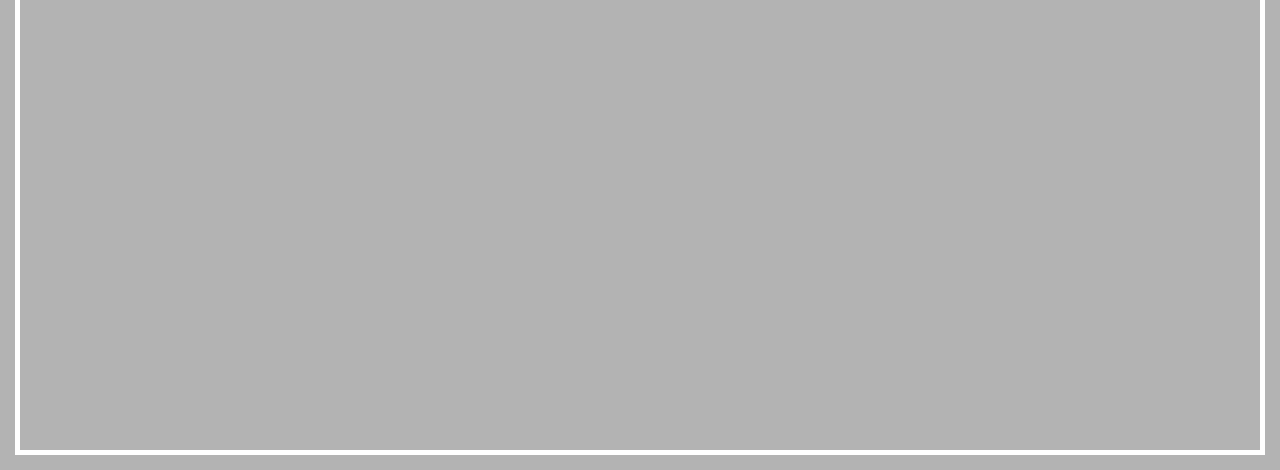
<file: positioning/index.html>
<!DOCTYPE html>
<html lang="en">
    <head>
        <meta charset="UTF-8" />
        <meta http-equiv="X-UA-Compatible" content="ie=edge" />
        <link rel="stylesheet" href="main.css" />
        <title>Position</title>
    </head>
    <body>
        <div class="parent">
            <div class="child-1">Navigation Bar</div>
            <div class="child-2">Background Image</div>
            <div class="child-3">Features</div>
        </div>
    </body>
</html>
</file>
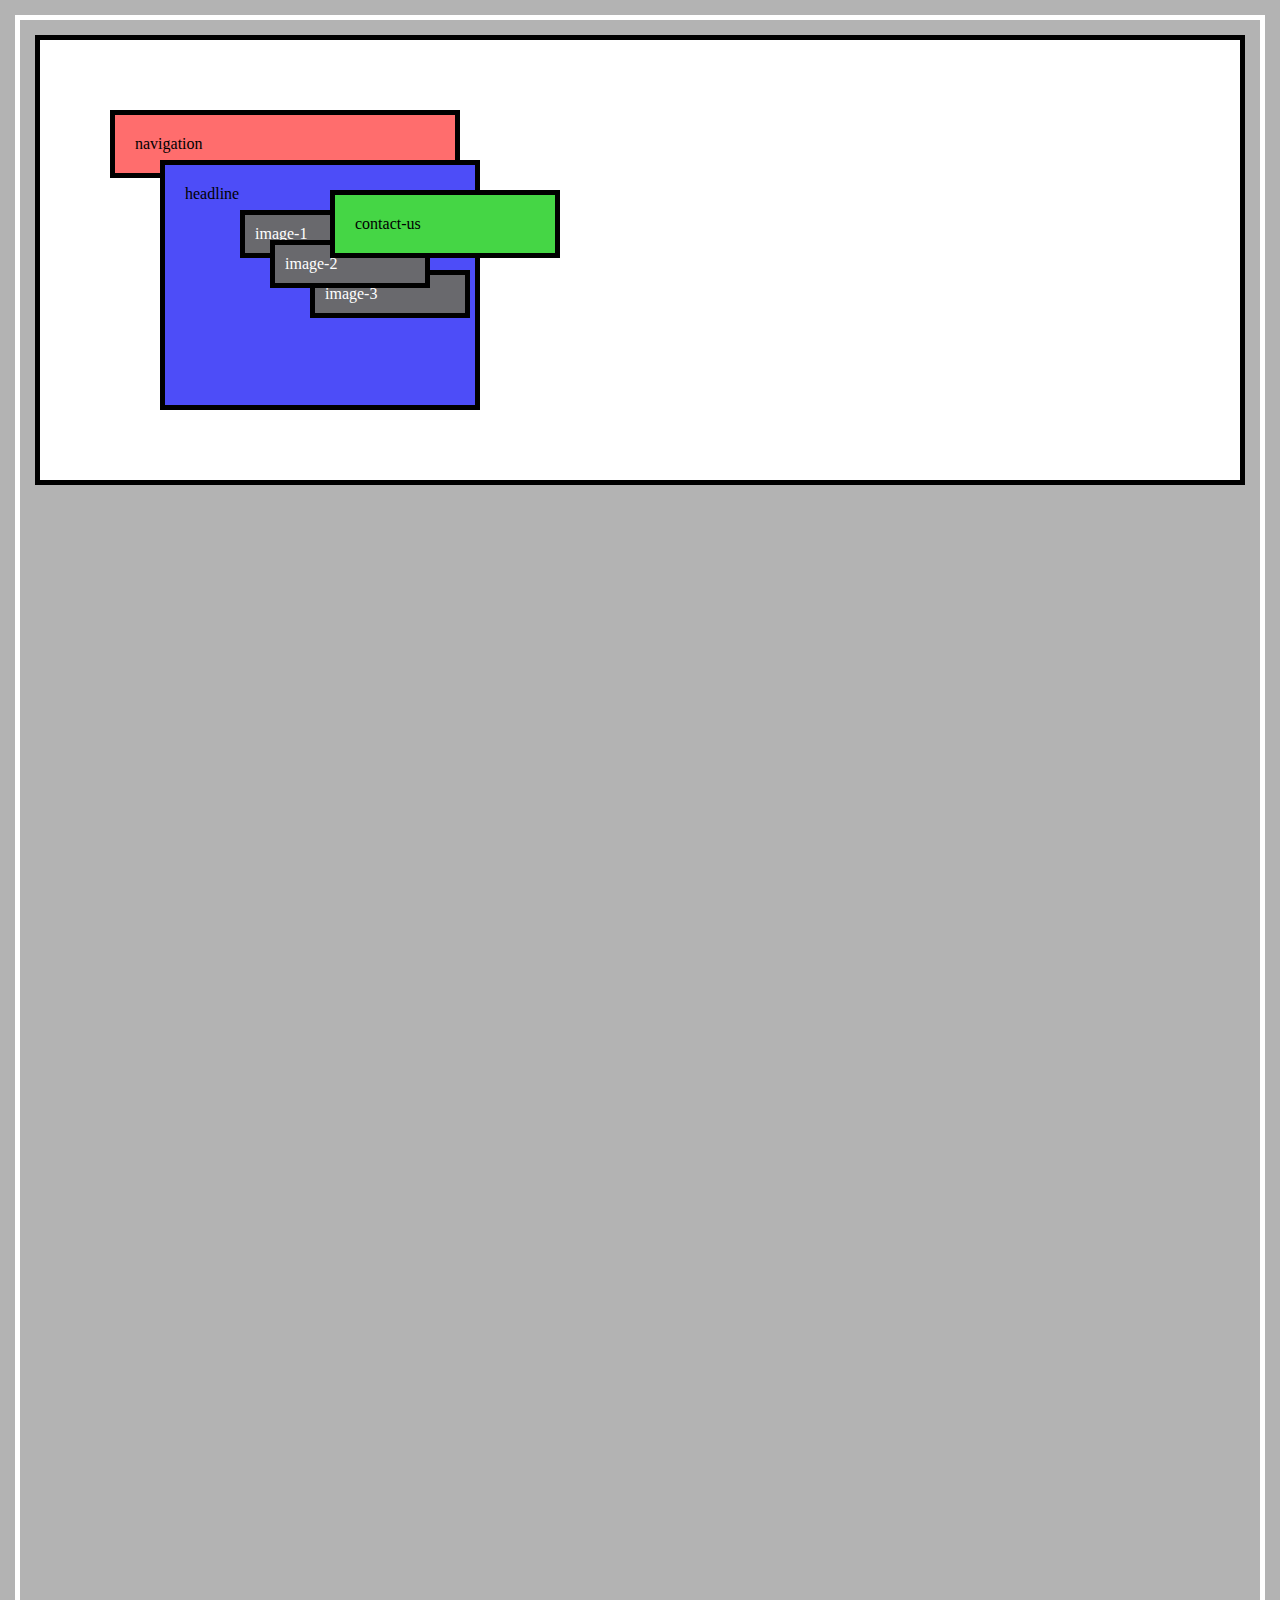
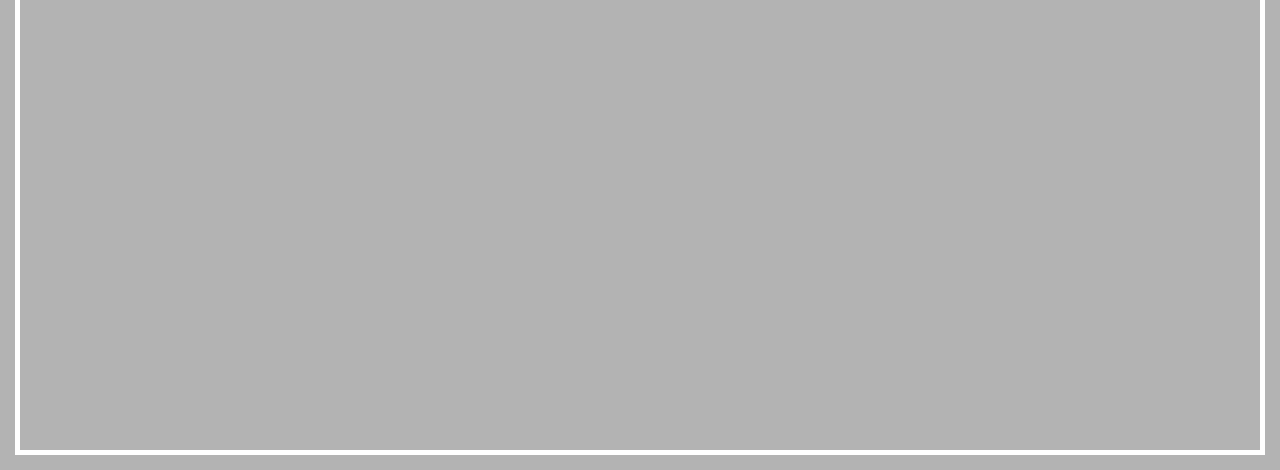
<file: stacking/index.html>
<!DOCTYPE html>
<html lang="en">
    <head>
        <meta charset="UTF-8">
        <meta http-equiv="X-UA-Compatible" content="ie=edge">
        <link rel="stylesheet" href="main.css">
        <title>Position</title>
    </head>
    <body>
        <div class="navigation">navigation</div>
        <div class="headline">headline    
            <div class="image-1">image-1</div>
            <div class="image-2">image-2</div>
            <div class="image-3">image-3</div>
        </div>
        <div class="contact-us">contact-us</div>
    </body>
</html>
</file>
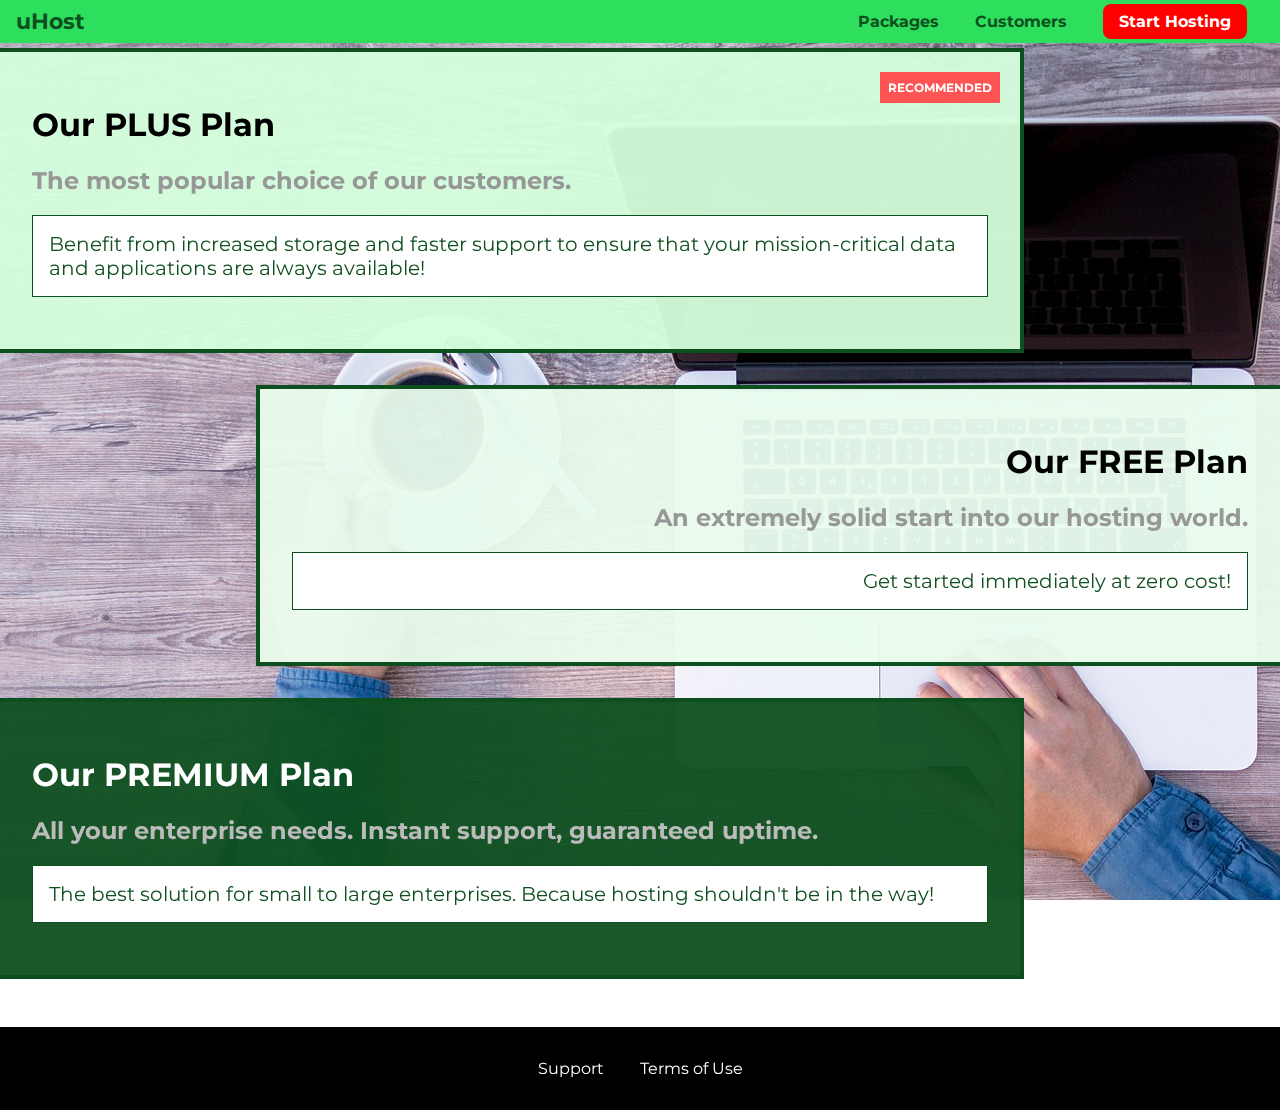
<file: basics/packages/index.html>
<!DOCTYPE html>
<html lang="en">
    <head>
        <meta charset="UTF-8" />
        <meta http-equiv="X-UA-Compatible" content="ie=edge" />
        <title>uHost</title>
        <link rel="shortcut icon" href="favicon.png" />
        <link rel="preconnect" href="https://fonts.googleapis.com" />
        <link rel="preconnect" href="https://fonts.gstatic.com" crossorigin />
        <link
            href="https://fonts.googleapis.com/css2?family=Anton&family=Montserrat:wght@400;700&display=swap"
            rel="stylesheet"
        />

        <link rel="stylesheet" href="../shared.css" />
        <link rel="stylesheet" href="packages.css" />
    </head>

    <body>
        <div class="background"></div>
        <header class="main-header">
            <div>
                <a href="../index.html" class="main-header__brand"> uHost </a>
            </div>
            <nav class="main-nav">
                <ul class="main-nav__items">
                    <li class="main-nav__item">
                        <a href="index.html">Packages</a>
                    </li>
                    <li class="main-nav__item">
                        <a href="../customers/index.html">Customers</a>
                    </li>
                    <li class="main-nav__item main-name__item--cta">
                        <a href="../start-hosting/index.html">Start Hosting</a>
                    </li>
                </ul>
            </nav>
        </header>
        <main>
            <section class="package" id="plus">
                <a href="#">
                    <h1 class="package__title">Our PLUS Plan</h1>
                    <h2 class="package__badge">RECOMMENDED</h2>
                    <h2 class="package__subtitle">
                        The most popular choice of our customers.
                    </h2>
                    <p class="package__info">
                        Benefit from increased storage and faster support to
                        ensure that your mission-critical data and applications
                        are always available!
                    </p>
                </a>
            </section>
            <section class="package" id="free">
                <a href="#">
                    <h1 class="package__title">Our FREE Plan</h1>
                    <h2 class="package__subtitle">
                        An extremely solid start into our hosting world.
                    </h2>
                    <p class="package__info">
                        Get started immediately at zero cost!
                    </p>
                </a>
            </section>
            <div class="clearfix"></div>
            <section class="package" id="premium">
                <a href="#">
                    <h1 class="package__title">Our PREMIUM Plan</h1>
                    <h2 class="package__subtitle">
                        All your enterprise needs. Instant support, guaranteed
                        uptime.
                    </h2>
                    <p class="package__info">
                        The best solution for small to large enterprises.
                        Because hosting shouldn't be in the way!
                    </p>
                </a>
            </section>
        </main>
        <footer class="main-footer">
            <nav>
                <ul class="main-footer__links">
                    <li class="main-footer__link">
                        <a href="#">Support</a>
                    </li>
                    <li class="main-footer__link">
                        <a href="#">Terms of Use</a>
                    </li>
                </ul>
            </nav>
        </footer>
    </body>
</html>
</file>
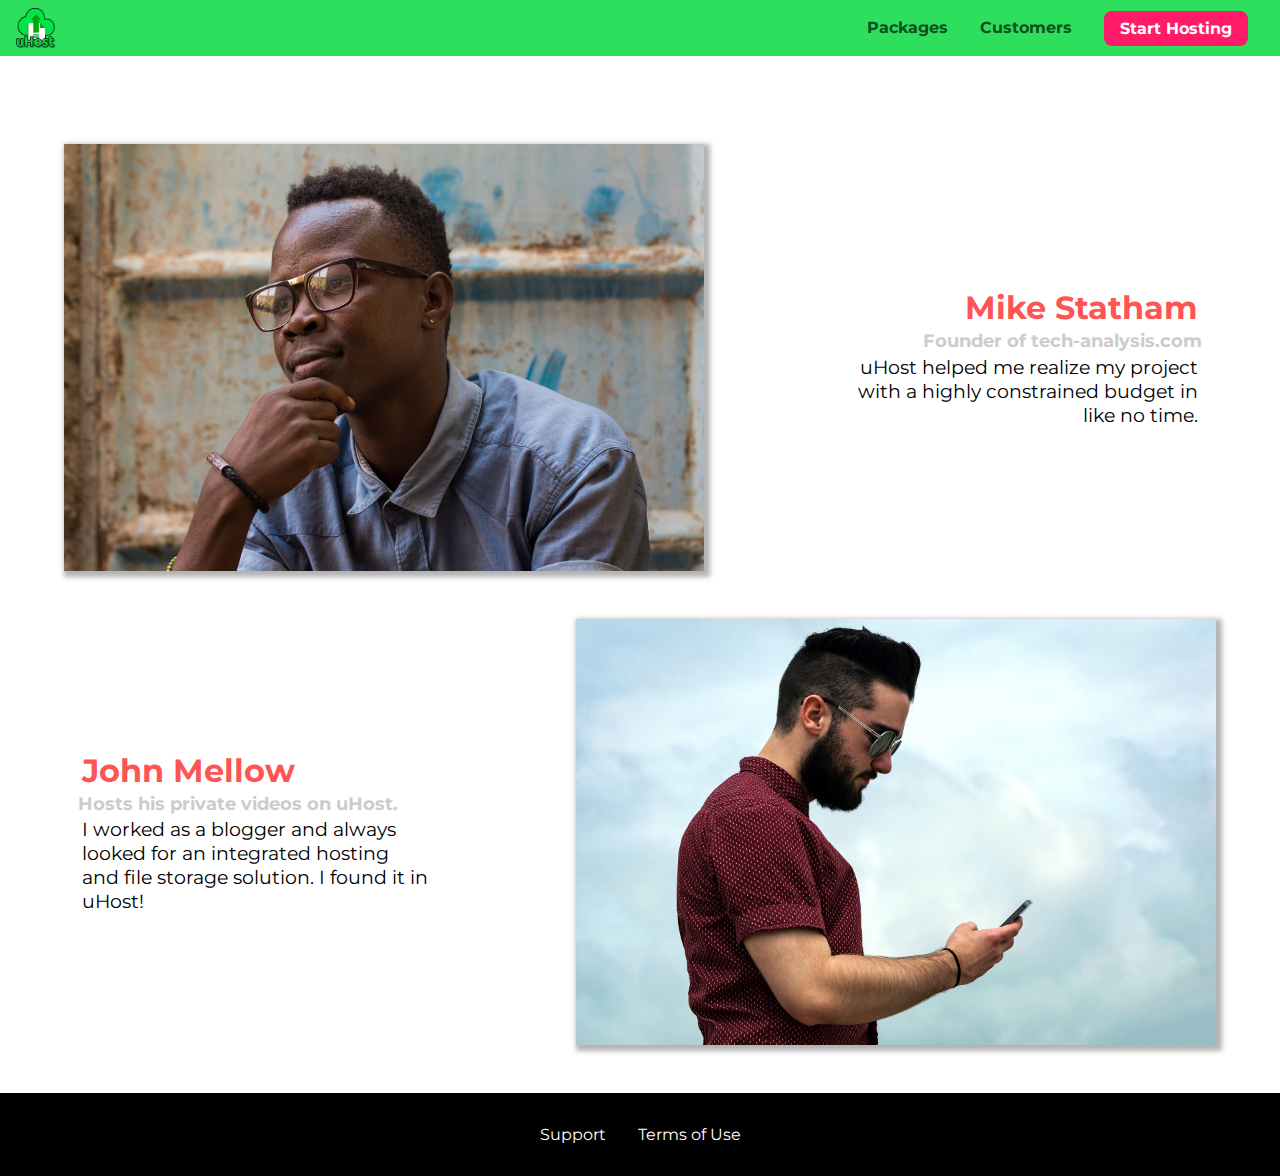
<file: grid-12-grid-in-project-first-steps/customers/index.html>
<!DOCTYPE html>
<html lang="en">

<head>
    <meta charset="UTF-8">
    <meta name="viewport" content="width=device-width, initial-scale=1.0">
    <meta http-equiv="X-UA-Compatible" content="ie=edge">
    <title>uHost Customers</title>
    <link rel="shortcut icon" href="../favicon.png">
    <link rel="stylesheet" href="../shared.css">
    <link rel="stylesheet" href="customers.css">
</head>

<body>
    <div class="backdrop"></div>
    <header class="main-header">
        <div>
            <button class="toggle-button">
                <span class="toggle-button__bar"></span>
                <span class="toggle-button__bar"></span>
                <span class="toggle-button__bar"></span>
            </button>
            <a href="../index.html" class="main-header__brand">
                <img src="../images/uhost-icon.png" alt="uHost - Your favorite hosting company">
            </a>
        </div>
        <nav class="main-nav">
            <ul class="main-nav__items">
                <li class="main-nav__item">
                    <a href="../packages/index.html">Packages</a>
                </li>
                <li class="main-nav__item">
                    <a href="index.html">Customers</a>
                </li>
                <li class="main-nav__item main-nav__item--cta">
                    <a href="../start-hosting/index.html">Start Hosting</a>
                </li>
            </ul>
        </nav>
    </header>
    <nav class="mobile-nav">
        <ul class="mobile-nav__items">
            <li class="mobile-nav__item">
                <a href="../packages/index.html">Packages</a>
            </li>
            <li class="mobile-nav__item">
                <a href="index.html">Customers</a>
            </li>
            <li class="mobile-nav__item mobile-nav__item--cta">
                <a href="../start-hosting/index.html">Start Hosting</a>
            </li>
        </ul>
    </nav>
    <main>
        <div>
            <div class="testimonial" id="customer-1">
                <div class="testimonial__image-container">
                    <img src="../images/customer-1.jpg" alt="Mike Statham - Customer" class="testimonial__image">
                </div>
                <div class="testimonial__info">
                    <h1 class="testimonial__name">Mike Statham</h1>
                    <h2 class="testimonial__subtitle">Founder of
                        <a href="tech-analysis.com">tech-analysis.com</a>
                    </h2>
                    <p class="testimonial__text">uHost helped me realize my project with a highly constrained budget in like no time.</p>
                </div>
            </div>
            <div class="testimonial" id="customer-2">

                <div class="testimonial__info">
                    <h1 class="testimonial__name">John Mellow</h1>
                    <h2 class="testimonial__subtitle">Hosts his private videos on uHost.
                    </h2>
                    <p class="testimonial__text">I worked as a blogger and always looked for an integrated hosting and file storage solution. I found
                        it in uHost!
                    </p>
                </div>
                <div class="testimonial__image-container">
                    <img src="../images/customer-2.jpg" alt="John Mellow - Customer" class="testimonial__image">
                </div>
            </div>
        </div>
    </main>
    <footer class="main-footer">
        <nav>
            <ul class="main-footer__links">
                <li class="main-footer__link">
                    <a href="#">Support</a>
                </li>
                <li class="main-footer__link">
                    <a href="#">Terms of Use</a>
                </li>
            </ul>
        </nav>
    </footer>
    <script src="../shared.js"></script>
</body>

</html>
</file>
<file: basics-assignment/main.css>
body {
    font-family: sans-serif;
}

.highlighted-code {
    color: green;
}

#assignment-instructions {
    font-family: sans-serif;
    color: blue;
}

code {
    font-family: monospace;
    color: red;
}

li + li {
    background: black;
    color: white;
}

ol li {
    background: black;
    color: white;
}
</file>
<file: basics/shared.css>
* {
    box-sizing: border-box;
}

body {
    font-family: "Montserrat", sans-serif;
    margin: 0;
}

.main-header {
    background: #2ddf5c;
    width: 100%;
    top: 0;
    left: 0;
    position: fixed;
    padding: 8px 16px;
    z-index: 1;
}

/* direct div child */
.main-header > div {
    display: inline-block;
    vertical-align: middle;
}

.main-header__brand {
    color: #0e4f1f;
    text-decoration: none;
    font-weight: bold;
    font-size: 22px;
}

.main-nav {
    display: inline-block;
    text-align: right;
    width: calc(100% - 74px);
    vertical-align: middle;
}

.main-nav__items {
    margin: 0;
    padding: 0;
    list-style: none;
}

.main-nav__item {
    display: inline-block;
    margin: 0 16px;
}

.main-nav__item a {
    text-decoration: none;
    color: #0e4f1f;
    font-weight: bold;
    padding: 3px 0;
}

/* .main-nav__item a::after {
  content: " (Link)";
  color: red;
} */

/* This groups the rules */
.main-nav__item a:hover,
.main-nav__item a:active {
    color: white;
    border-bottom: 5px solid white;
}

.main-name__item--cta a {
    color: white;
    background: red;
    padding: 8px 16px;
    border-radius: 8px;
}

.main-name__item--cta a:hover,
.main-name__item--cta a:active {
    color: red;
    background: white;
    border: none;
}

.main-footer {
    background: black;
    padding: 32px;
    margin-top: 48px;
}

.main-footer__links {
    list-style: none;
    margin: 0;
    padding: 0;
    text-align: center;
}

.main-footer__link {
    display: inline-block;
    margin: 0 16px;
}

.main-footer__link a {
    color: white;
    text-decoration: none;
}

.main-footer__link a:hover,
.main-footer__link a:active {
    color: #ccc;
}

.button {
    background: #0e4f1f;
    color: white;
    font: inherit;
    border: 1.5px solid #0e4f1f;
    padding: 8px;
    border-radius: 8px;
    cursor: pointer;
}

.button:hover,
.button:active {
    background: white;
    color: #0e4f1f;
}

.button:focus {
    outline: none;
}
</file>
<file: basics/main.css>
#product-overview {
    background-image: url("freedom.jpg");
    padding: 10px;
    width: 100%;
    height: 528px;
}

.section-title {
    color: #2ddf5c;
    text-align: center;
}

/* Any h1 tag inside of product-overview */
#product-overview h1 {
    color: white;
    font-family: "Anton", sans-serif;
}

.plan__list {
    width: 80%;
    margin: auto;
    text-align: center;
}

.plan {
    background: #d5ffdc;
    text-align: center;
    padding: 16px;
    margin: 8px;
    display: inline-block;
    width: 30%;
    vertical-align: middle;
}

.plan--highlighted {
    background: #19b84c;
    color: white;
    box-shadow: 2px 2px 2px 2px rgba(0, 0, 0, 0.5);
}

.plan__annotation {
    background: white;
    color: #19b84c;
    padding: 8px;
    box-shadow: 2px 2px 2px 2px rgba(0, 0, 0, 0.5);
    border-radius: 8px;
}

.plan__title {
    color: #0e4f1f;
}

.plan__price {
    color: #858585;
}

.plan--highlighted .plan__title {
    color: white;
}

.plan--highlighted .plan__price {
    color: #0e4f1f;
}

.plan__features {
    list-style: none;
    margin: 0;
    padding: 0;
}

.plan__feature {
    margin: 8px 0;
}

#key-features {
    background: #ff1b68;
    margin-top: 80px;
    padding: 16px;
}

#key-features .section-title {
    color: white;
    margin: 32px;
}

.key-feature__list {
    list-style: none;
    margin: 0;
    padding: 0;
    text-align: center;
}

.key-feature {
    display: inline-block;
    width: 30%;
    vertical-align: top;
}

.key-feature__image {
    background: #ffcede;
    width: 128px;
    height: 128px;
    border: 2px solid #424242;
    border-radius: 50%;
    margin: auto; /* will automatically fill the available space to center the
                     element horizontally */
}

.key-feature__description {
    text-align: center;
    font-weight: bold;
    color: white;
    font-weight: 20px;
}
</file>
<file: flexbox/main.css>
* {
    box-sizing: border-box;
    font-size: 1.5rem;
}

html {
    background: #b3b3b3;
    padding: 5px;
}

body {
    background: #b3b3b3;
    padding: 5px;
    margin: 0;
}

.flex-container {
    background: white;
    padding: 10px;
    border: 5px solid black;
    height: 800px;
    display: flex;
    flex-direction: row;
    flex-wrap: nowrap;
    align-items: center;
    justify-content: flex-start;
    /* align-content: center; */
}

.item-1 {
    background: #ff7300;
    color: white;
    padding: 10px;
    border: 5px solid black;
    margin: 10px;
}

.item-2 {
    background: #ff9640;
    color: white;
    padding: 10px;
    border: 5px solid black;
    margin: 10px;
    width: 250px;
    font-size: 1.8rem;
}

.item-3 {
    background: #ff9640;
    color: white;
    padding: 10px;
    border: 5px solid black;
    margin: 10px;
    height: 250px;
    /* align-self: flex-start; */
}

.item-4 {
    background: #f5c096;
    color: white;
    padding: 10px;
    border: 5px solid black;
    margin: 10px;
    width: 300px;
    height: 300px;
    /* order: 1; */
}

.item-5 {
    background: #d3c0b1;
    color: white;
    padding: 10px;
    border: 5px solid black;
    margin: 10px;
    width: 350px;
    /* flex-grow: 1; */
    /* flex-shrink: 1; */
    /* height: 200px; */
    /* flex-basis: 300px; */
    flex: 0 1 auto;
}

.item-6 {
    background: #d3c0b1;
    color: white;
    padding: 10px;
    border: 5px solid black;
    margin: 10px;
    width: 350px;
    /* order: -2; */
    /* flex-grow: 4; */
    /* flex-shrink: 4; */
}
</file>
<file: grid-12-grid-in-project-first-steps/shared.css>
@import url('https://fonts.googleapis.com/css?family=Roboto:100,400,900');
@import url('https://fonts.googleapis.com/css?family=Anton');
@import url('https://fonts.googleapis.com/css?family=Montserrat:400,700');

* {
  box-sizing: border-box;
}

body {
  font-family: "Montserrat", sans-serif;
  margin: 0;
}

main {
  min-height: calc(100vh - 3.5rem - 8rem);
  margin-top: 3.5rem;
}

.backdrop {
  position: fixed;
  display: none;
  top: 0;
  left: 0;
  z-index: 100;
  width: 100vw;
  height: 100vh;
  background: rgba(0, 0, 0, 0.5);
}

.main-header {
  width: 100%;
  position: fixed;
  top: 0;
  left: 0;
  background: #2ddf5c;
  padding: 0.5rem 1rem;
  z-index: 60;
  display: flex;
  align-items: center;
  justify-content: space-between;
}

.toggle-button {
  width: 3rem;
  background: transparent;
  border: none;
  cursor: pointer;
  padding-top: 0;
  padding-bottom: 0;
  vertical-align: middle;
}

.toggle-button:focus {
  outline: none;
}

.toggle-button__bar {
  width: 100%;
  height: 0.2rem;
  background: black;
  display: block;
  margin: 0.6rem 0;
}

.main-header__brand {
  color: #0e4f1f;
  text-decoration: none;
  font-weight: bold;
  /* width: 20px; */
}

.main-header__brand img {
  height: 2.5rem;
  vertical-align: middle;
  /* width: 100%; */
}

.main-nav {
  display: none;
}

.main-nav__items {
  margin: 0;
  padding: 0;
  list-style: none;
  display: flex;
}

.main-nav__item {
  margin: 0 1rem;
}

.main-nav__item a,
.mobile-nav__item a {
  text-decoration: none;
  color: #0e4f1f;
  font-weight: bold;
  padding: 0.2rem 0;
}

.main-nav__item a:hover,
.main-nav__item a:active {
  color: white;
  border-bottom: 5px solid white;
}

.main-nav__item--cta a,
.mobile-nav__item--cta a {
  color: white;
  background: #ff1b68;
  padding: 0.5rem 1rem;
  border-radius: 8px;
}

.main-nav__item--cta a:hover,
.main-nav__item--cta a:active,
.mobile-nav__item--cta a:hover,
.mobile-nav__item--cta a:active {
  color: #ff1b68;
  background: white;
  border: none;
}

@media (min-width: 40rem) {
  .toggle-button {
    display: none;
  }

  .main-nav {
    display: flex;
  }
}

.main-footer {
  background: black;
  padding: 2rem;
  margin-top: 3rem;
}

.main-footer__links {
  list-style: none;
  margin: 0;
  padding: 0;
  display: flex;
  flex-direction: column;
  align-items: center;
}

.main-footer__link {
  margin: 0.5rem 0;
}

.main-footer__link a {
  color: white;
  text-decoration: none;
}

.main-footer__link a:hover,
.main-footer__link a:active {
  color: #ccc;
}

.mobile-nav {
  display: none;
  position: fixed;
  z-index: 101;
  top: 0;
  left: 0;
  background: white;
  width: 80%;
  height: 100vh;
}

.mobile-nav__items {
  width: 90%;
  height: 100%;
  list-style: none;
  margin: 0 auto;
  padding: 0;
  display: flex;
  flex-direction: column;
  justify-content: center;
  align-items: center;
}

.mobile-nav__item {
  margin: 1rem 0;
}

.mobile-nav__item a {
  font-size: 1.5rem;
}

.button {
  background: #0e4f1f;
  color: white;
  font: inherit;
  border: 1.5px solid #0e4f1f;
  padding: 0.5rem;
  border-radius: 8px;
  font-weight: bold;
  cursor: pointer;
}

.button:hover,
.button:active {
  background: white;
  color: #0e4f1f;
}

.button:focus {
  outline: none;
}

.button[disabled] {
  cursor: not-allowed;
  border: #a1a1a1;
  background: #ccc;
  color: #a1a1a1;
} 

.open {
    display: block !important;
}

@media (min-width: 40rem) {
  .main-footer__link {
    margin: 0 1rem;
  }

  .main-footer__links {
    flex-direction: row;
    justify-content: center;
  }
}
</file>
<file: grid-12-grid-in-project-first-steps/main.css>
#product-overview {
  background: linear-gradient(to top, rgba(80, 68, 18, 0.6) 10%, transparent),
    url("images/freedom.jpg") center/cover no-repeat border-box,
    #ff1b68;
  /* background-image: url("freedom.jpg");
    background-size: cover;
    background-position: left 10% bottom 20%; */
  /* background-repeat: no-repeat;
    background-origin: border-box;
    background-clip: border-box; */
  /* background-image: linear-gradient(180deg, red 70%, blue 60%, rgba(0,0,0,0.5)); */
  /* background-image: radial-gradient(ellipse farthest-corner at 20% 50%, red, blue 70%, green); */
  width: 100vw;
  height: 33vh;
  /* border: 5px dashed red; */
  position: relative;
}

#product-overview h1 {
  color: white;
  font-family: "Anton", sans-serif;
  position: absolute;
  bottom: 5%;
  left: 3%;
  font-size: 1.6rem;
}

@media (min-width: 40rem) and (min-height: 40rem) {
  #product-overview {
    height: 40vh;
    background-position: 50% 25%;
  }

  #product-overview h1 {
    font-size: 3rem;
  }
}

.section-title {
  color: #2ddf5c;
  text-align: center;
}

.plan {
  background: #d5ffdc;
  text-align: center;
  padding: 1rem;
  margin: 0.5rem 0;
  width: 100%;
}

.plan--highlighted {
  background: #19b84c;
  color: white;
}

.plan__annotation {
  background: white;
  color: #19b84c;
  padding: 0.5rem;
  box-shadow: 2px 2px 2px 2px rgba(0, 0, 0, 0.5);
  border-radius: 8px;
}

.plan__title {
  color: #0e4f1f;
}

.plan__price {
  color: #858585;
}

.plan--highlighted .plan__title {
  color: white;
}

.plan--highlighted .plan__price {
  color: #0e4f1f;
}

.plan__features {
  list-style: none;
  margin: 0;
  padding: 0;
}

.plan__feature {
  margin: 0.5rem 0;
}

@media (min-width: 40rem) {
  .plan__list { 
    width: 100%;
    display: flex;
    justify-content: center;
    align-items: center;
  }

  .plan {
    width: 30%;
    min-width: 13rem;
    max-width: 25rem;
    display: flex;
    flex-direction: column;
    justify-content: space-between;
    height: 28rem;
  }

  .plan--highlighted {
    box-shadow: 2px 2px 2px 2px rgba(0, 0, 0, 0.5);
    height: 30rem;
    z-index: 50;
  }
}

#key-features {
  background: #ff1b68;
  margin-top: 5rem;
  padding: 1rem;
}

#key-features .section-title {
  color: white;
  margin: 2rem;
}

.key-feature__list {
  list-style: none;
  margin: 0;
  padding: 0;
  text-align: center;
}

.key-feature__image {
  background: #ffcede;
  width: 128px;
  height: 128px;
  border: 2px solid #424242;
  border-radius: 50%;
  margin: auto;
  padding: 1.5rem;
}

.key-feature__description {
  text-align: center;
  font-weight: bold;
  color: white;
  font-size: 1.2rem;
}

@media (min-width: 40rem) {
  .key-feature {
    width: 30%;
    max-width: 25rem;
  }

  .key-feature__list {
    display: flex;
    justify-content: center;
  }
}

/* h1 {
    font-family: sans-serif;
} */

.modal {
  position: fixed;
  display: none;
  z-index: 200;
  top: 20%;
  left: 30%;
  width: 40%;
  background: white;
  padding: 1rem;
  border: 1px solid #ccc;
  box-shadow: 1px 1px 1px rgba(0, 0, 0, 0.5);
}

.modal__title {
  text-align: center;
  margin: 0 0 1rem 0;
}

.modal__actions {
  text-align: center;
}

.modal__action {
  border: 1px solid #0e4f1f;
  background: #0e4f1f;
  text-decoration: none;
  color: white;
  font: inherit;
  padding: 0.5rem 1rem;
  cursor: pointer;
}

.modal__action:hover,
.modal__action:active {
  background: #2ddf5c;
  border-color: #2ddf5c;
}

.modal__action--negative {
  background: red;
  border-color: red;
}

.modal__action--negative:hover,
.modal__action--negative:active {
  background: #ff5454;
  border-color: #ff5454;
}
</file>
<file: grid-17-applying-autoflow/main.css>
.container {
    margin: 20px;
    display: grid;
    grid-template-columns: repeat(3, 10rem);
    grid-template-rows: 20rem;
    justify-content: center;
    grid-gap: 1.5rem;
    grid-auto-rows: minmax(8rem, auto);
    grid-auto-flow: row dense;
    grid-auto-columns: 5rem;
}

.quote {
    border: 1px solid #fa923f;
    background: #ffbd87;
    font-family: sans-serif;
    padding: 1rem;
    border-radius: 5px;
}

.quote:nth-of-type(2) {
    grid-column: span 2;
}

.quote--featured {
    border: #ff4213;
    background: #ff9f87;
    grid-column: span 2;
}
</file>
<file: grid/main.css>
.container {
    margin: 20px;
    display: grid;
    height: 800px;
    /* width: 800px; */
    /* grid-template-columns: 200px 2fr 20% 1fr; */
    /* grid-template-columns: 25% 25% 25% 25%; */
    /* grid-template-columns: repeat(4, 25%); */
    grid-template-columns: [hd-start] repeat(4, [col-start] 20% [col-end]) [hd-end];
    grid-template-rows:
        [hd-start] 5rem [hd-end row-2-start] minmax(10px, 20rem)
        [row-2-end row-3-start] 100px [row-3-end];
    /* grid-column-gap: 20px;
    grid-row-gap: 10px; */
    grid-gap: 10px;
    grid-template-areas:
        "header header header header"
        ". side main main"
        "footer footer footer footer";
    justify-items: stretch;
    align-items: stretch;
    /* justify-content: center;
    align-content: center; */
}

@media (max-width: 40rem) {
    .container {
        grid-template-rows:
            [hd-start] 5rem [hd-end row-2-start] minmax(10px, 20rem)
            [row-2-end row-3-start] 150px [row-3-end row-4-start] 100px [row-4-end];
        grid-template-areas:
            "header header header header"
            "main main main main"
            "side side side side"
            "footer footer footer footer";
    }
}

.el1 {
    background: rgba(255, 154, 72, 0.5);
    /* grid-column: col-start 2 / col-end 2; */
    grid-area: side;
}

.el2 {
    background: rgba(255, 0, 0, 0.5);
    grid-column: 1 / -1;
    /* grid-column-start: 1;
    grid-column-end: -1; */
    /* grid-row-start: row-2-start;
    grid-row-end: span 1; */
    /* grid-row: row-2-start / span 1; */
    z-index: 10;
    grid-area: main;
    /* justify-self: center;
    align-self: center; */
}

.el3 {
    background: rgba(0, 128, 0, 0.5);
    /* grid-column-start: 2;
    grid-column-end: span 3;
    grid-row-start: row-1-start;
    grid-row-end: row-2-end; */
    grid-area: hd;
}

.el4 {
    background: rgba(0, 4, 255, 0.5);
    grid-area: footer;
}
</file>
<file: more-on-selectors/main.css>
body {
    font-family: sans-serif;
}

nav {
    margin-bottom: 16px;
    background: #fa923f;
    padding: 8px 0;
}

a {
    text-decoration: none;
    color: white;
    margin: 10px;
}

/* Apply style to any anchor tag that has active class */
a.active {
    color: #521751;
}

a:not(.active) {
    color: blue;
}

.main-section {
    height: 800px;
    border: 1px solid #ccc;
    padding: 16px;
}

.highlighted {
    border: 2px solid #fa923f;
}
</file>
<file: positioning-relative/main.css>
html {
    background: #b3b3b3;
    padding: 15px;
    border: 5px solid white;
    margin: 15px;
    height: 2000px;
    overflow: hidden;
}

body {
    background: #fa923f;
    padding: 20px;
    border: 5px solid black;
    margin: 0;
    overflow: hidden;
}

.parent {
    background: white;
    padding: 20px;
    border: 5px solid black;
    margin: 0;
    position: relative;
    top: 200px;
}

.parent div {
    background: rgb(105, 105, 109);
    color: white;
    padding: 10px;
    border: 5px solid black;
    margin: 10px;
}
</file>
<file: positioning-sticky/main.css>
html {
    background: #b3b3b3;
    padding: 15px;
    border: 5px solid white;
    margin: 15px;
    height: 2000px;
}

body {
    background: #fa923f;
    padding: 20px;
    border: 5px solid black;
    margin: 0;
}

.parent {
    background: white;
    padding: 20px;
    border: 5px solid black;
    margin: 10px;
}

.parent .country {
    background: #fa923f;
    color: white;
    padding: 10px;
    border: 5px solid black;
    margin: 10px;
    position: sticky;
    top: 0;
}

.parent .cities {
    background: rgb(105, 105, 109);
    color: white;
    padding: 10px;
    border: 5px solid black;
    margin: 10px;
}
</file>
<file: positioning/main.css>
html {
    background: #b3b3b3;
    padding: 15px;
    border: 5px solid white;
    margin: 15px;
    height: 2000px;
}

body {
    background: #fa923f;
    padding: 20px;
    border: 5px solid black;
    margin: 0;
}

.parent {
    background: white;
    padding: 20px;
    border: 5px solid black;
    margin: 0;
}

.parent div {
    background: rgb(105, 105, 109);
    color: white;
    padding: 10px;
    border: 5px solid black;
    margin: 10px;
}

.parent .child-1 {
    position: fixed;
    width: 400px;
    top: 0;
    left: 0;
    margin: 0;
    width: 100%;
    box-sizing: border-box;
}
</file>
<file: stacking/main.css>
html {
    background: #b3b3b3;
    padding: 15px;
    border: 5px solid white;
    margin: 15px;
    height: 2000px;
}

body {
    background: white;
    padding: 20px;
    border: 5px solid black;
    margin: 0;
    height: 400px;
}

.navigation,
.headline,
.contact-us {
    padding: 20px;
    border: 5px solid black;
    margin: 10px;
    position: fixed;
}

.headline div {
    background: rgb(105, 105, 109);
    color: white;
    padding: 10px;
    border: 5px solid black;
    margin: 10px;
    width: 130px;
}

.navigation {
    background: rgb(255, 109, 109);
    top: 100px;
    left: 100px;
    width: 300px;
}

.headline {
    background: rgb(77, 77, 248);
    top: 150px;
    left: 150px;
    width: 270px;
    height: 200px;
    z-index: 99;
}

.contact-us {
    background: rgb(69, 214, 69);
    top: 180px;
    left: 320px;
    width: 180px;
    z-index: 100;
}

.image-1 {
    top: 200px;
    left: 230px;
    position: fixed;
}

.image-2 {
    top: 230px;
    left: 260px;
    position: fixed;
    z-index: 1000;
}

.image-3 {
    left: 300px;
    top: 260px;
    position: fixed;
}
</file>
<file: basics/packages/packages.css>
main {
    padding-top: 32px;
}

.background {
    background: url("../images/plans-background.jpg");
    width: 100%;
    height: 100%;
    position: fixed;
    z-index: -1;
}

.package {
    width: 80%;
    margin: 16px 0;
    border: 4px solid #0e4f1f;
    border-left: none;
    position: relative;
}

.package:hover,
.package:active {
    box-shadow: 2px 2px 4px rgba(0, 0, 0, 0.5);
    border-color: #ff5454;
}

.package a {
    text-decoration: none;
    color: inherit;
    display: block;
    padding: 32px;
}

.package__badge {
    position: absolute;
    top: 0;
    right: 0;
    margin: 20px;
    font-size: 12px;
    color: white;
    background: #ff5454;
    padding: 8px;
}

.package__subtitle {
    color: #979797;
}

.package__info {
    padding: 16px;
    border: 1px solid #0e4f1f;
    font-size: 20px;
    color: #0e4f1f;
    background: white;
}

.clearfix {
    clear: both;
}

#plus {
    background: rgba(213, 255, 220, 0.95);
}

#free {
    background: rgba(234, 252, 237, 0.95);
    float: right;
    border-right: none;
    border-left: 4px solid #0e4f1f;
    text-align: right;
}

#free:hover,
#free:active {
    border-left-color: #ff5454;
}

#premium {
    background: rgba(14, 79, 31, 0.95);
}

#premium .package__title {
    color: white;
}

#premium .package__subtitle {
    color: #bbb;
}
</file>
<file: grid-12-grid-in-project-first-steps/customers/customers.css>
main {
  padding-top: 2.5rem;
}

.testimonial {
    font-size: 1.2rem;
  }
  
  /*.testimonial__list {
    width: 80%;
    margin: auto;
  }*/

  .testimonial__image-container {
    width: 100%;
    max-width: 40rem;
    box-shadow: 3px 3px 5px 3px rgba(0,0,0,0.3);
  }

  .testimonial__image {
    width: 100%;
    vertical-align: top;
  }
  
  .testimonial__info {
    text-align: right;
    padding: 0.9rem;
  }
  
  #customer-2.testimonial {
    text-align: right;
  }
  
  #customer-2 .testimonial__info {
    text-align: left;
  }
  
  .testimonial__name {
    margin: 0.2rem;
    color: #ff5454;
    font-size: 2rem;
  }
  
  .testimonial__subtitle {
    margin: 0;
    font-size: 1.1rem;
    color: #ccc;
  }
  
  .testimonial__subtitle a {
    color: inherit;
    text-decoration: none;
  }
  
  .testimonial__subtitle a:hover,
  .testimonial__subtitle a:active {
    color: #7a7a7a;
  }

  .testimonial__text {
    margin: 0.2rem;
  }

  @media (min-width: 40rem) {
    .testimonial {
      margin: 3rem auto;
      max-width: 1500px;
      display: flex;
      align-items: center;
      justify-content: space-around;
    }

    .testimonial__image-container {
      width: 66%;
    }

    .testimonial__info {
      width: 30%;
    }
  }
</file>
